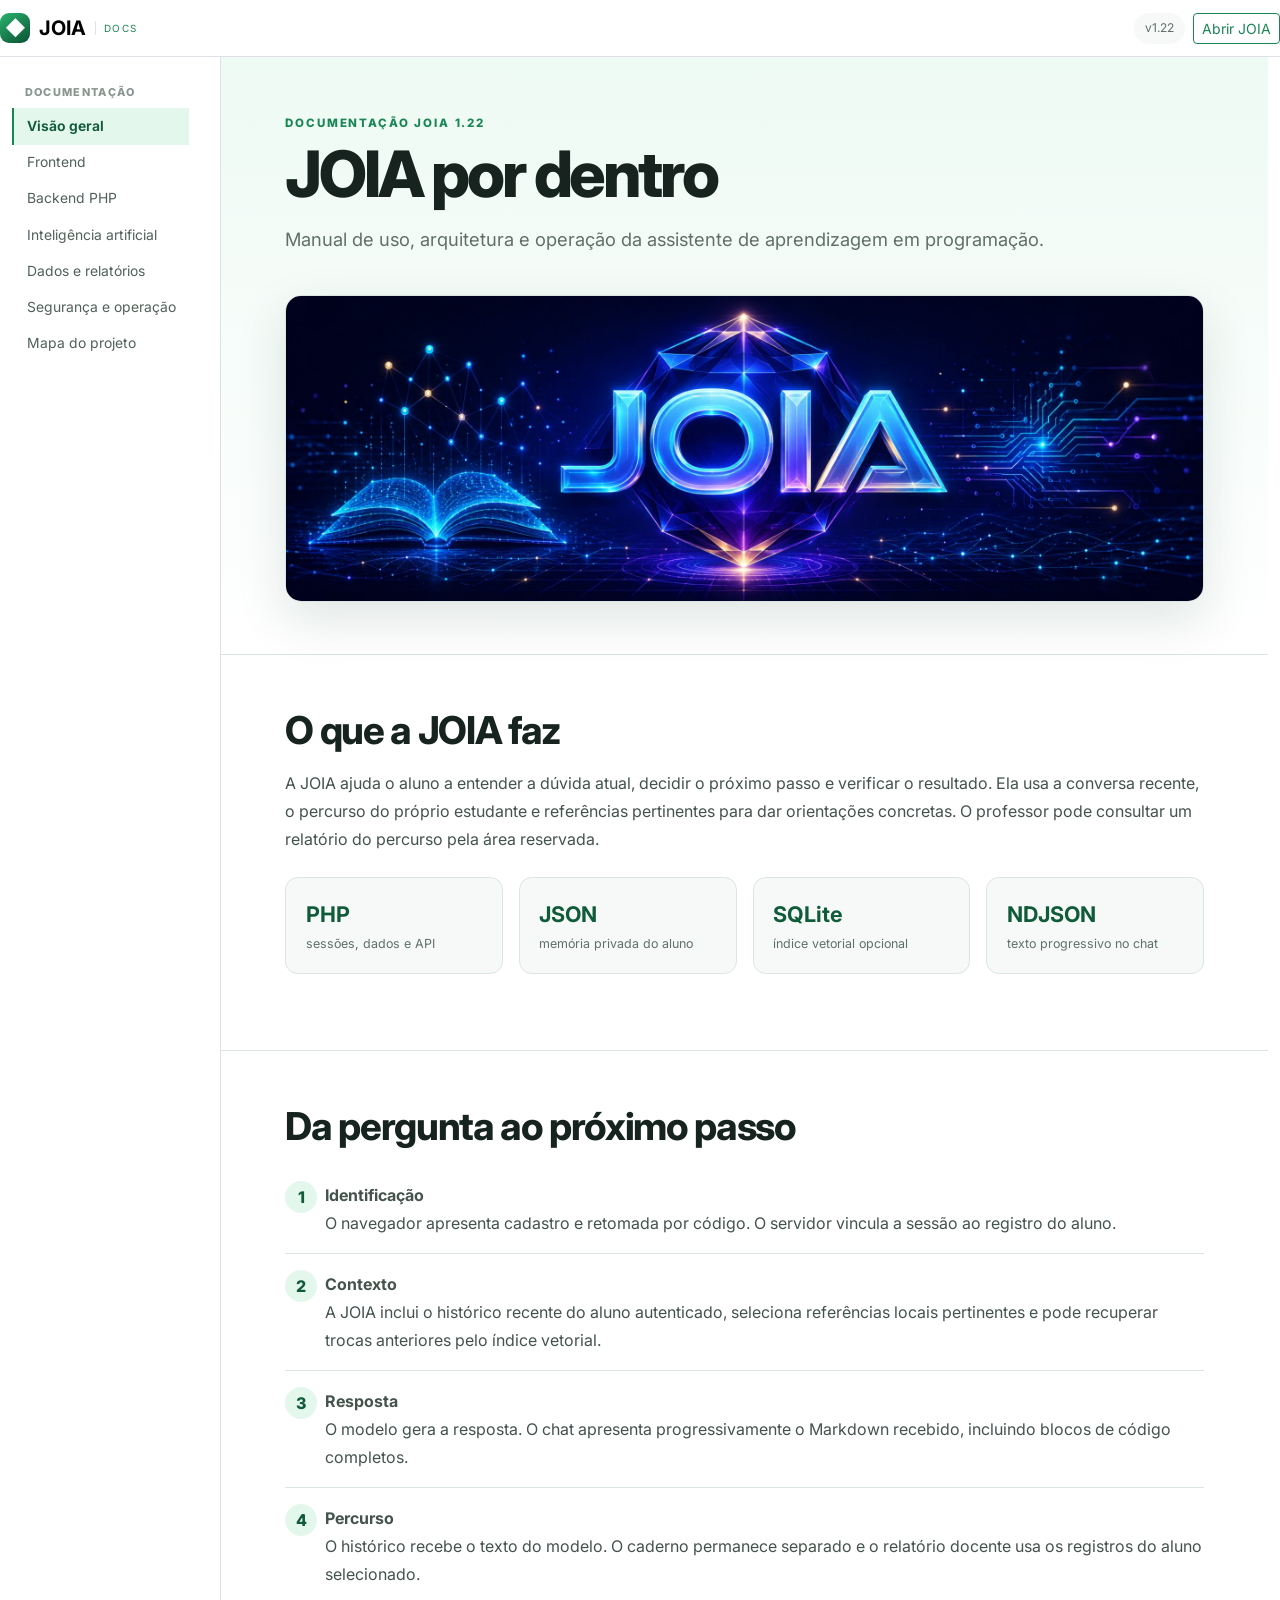
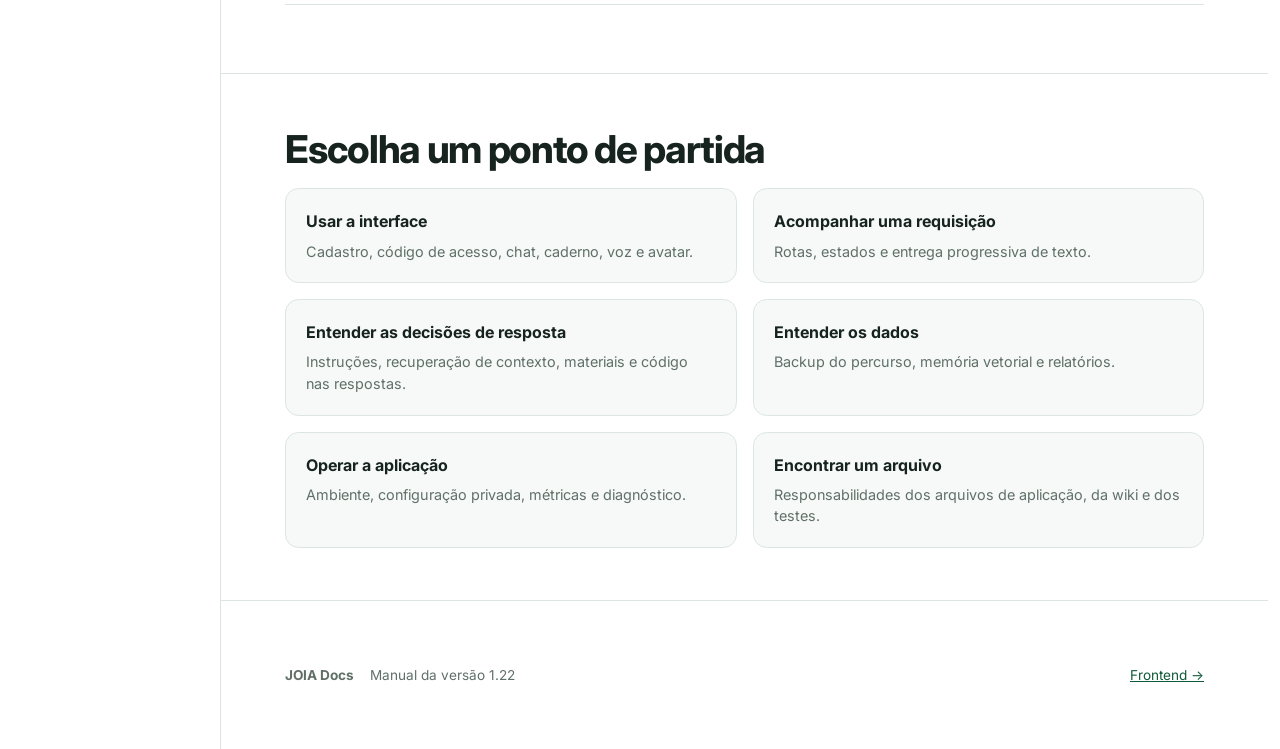
<file: documentacao/index.html>
<!doctype html>
<html lang="pt-BR">
<head>
  <meta charset="utf-8">
  <meta name="viewport" content="width=device-width,initial-scale=1">
  <meta name="description" content="Manual de uso, arquitetura e operação da assistente de aprendizagem em programação.">
  <title>Visão geral — JOIA Docs</title>
  <link rel="preconnect" href="https://fonts.googleapis.com">
  <link rel="preconnect" href="https://fonts.gstatic.com" crossorigin>
  <link href="https://fonts.googleapis.com/css2?family=Inter:wght@400;500;600;700;800&family=JetBrains+Mono:wght@400;600&display=swap" rel="stylesheet">
  <link rel="stylesheet" href="assets/bootstrap.min.css">
  <link rel="stylesheet" href="assets/wiki.css">
</head>
<body>
<a class="skip-link" href="#conteudo-principal">Pular para o conteúdo</a>
<header class="wiki-navbar sticky-top border-bottom">
  <nav class="navbar navbar-expand-lg container-xxl" aria-label="Cabeçalho da documentação">
    <a class="navbar-brand" href="index.html"><span class="brand-gem">◆</span><b>JOIA</b><small>DOCS</small></a>
    <button class="navbar-toggler" type="button" data-bs-toggle="offcanvas" data-bs-target="#menu" aria-controls="menu" aria-label="Abrir menu"><span class="navbar-toggler-icon"></span></button>
    <div class="ms-auto d-none d-lg-flex gap-2"><span class="version-pill">v1.22</span><a class="btn btn-sm btn-outline-success" href="../index.html">Abrir JOIA</a></div>
  </nav>
</header>
<div class="container-xxl">
  <div class="row g-0">
    <aside class="col-lg-3 col-xl-2 wiki-sidebar border-end">
      <div class="offcanvas-lg offcanvas-start" id="menu" tabindex="-1" aria-labelledby="menu-title">
        <div class="offcanvas-header"><h2 class="h5" id="menu-title">JOIA Docs</h2><button type="button" class="btn-close" data-bs-dismiss="offcanvas" data-bs-target="#menu" aria-label="Fechar"></button></div>
        <div class="offcanvas-body">
          <nav class="nav flex-column" aria-label="Seções do manual">
          <span class="nav-heading">DOCUMENTAÇÃO</span>
          <a class="nav-link active" href="index.html" aria-current="page">Visão geral</a>
          <a class="nav-link" href="frontend.html">Frontend</a>
          <a class="nav-link" href="backend.html">Backend PHP</a>
          <a class="nav-link" href="inteligencia-artificial.html">Inteligência artificial</a>
          <a class="nav-link" href="dados-relatorios.html">Dados e relatórios</a>
          <a class="nav-link" href="seguranca-operacao.html">Segurança e operação</a>
          <a class="nav-link" href="referencia.html">Mapa do projeto</a>
          </nav>
        </div>
      </div>
    </aside>
    <main class="col-lg-9 col-xl-10 wiki-main" id="conteudo-principal">
    <section class="page-hero">
      <span class="eyebrow">DOCUMENTAÇÃO JOIA 1.22</span>
      <h1>JOIA por dentro</h1>
      <p>Manual de uso, arquitetura e operação da assistente de aprendizagem em programação.</p>
      <img src="../assets/readme/joia-banner.svg" alt="Banner da JOIA, educação e inteligência artificial">
    </section>
<section>
<h2>O que a JOIA faz</h2>
<p>A JOIA ajuda o aluno a entender a dúvida atual, decidir o próximo passo e verificar o resultado. Ela usa a conversa recente, o percurso do próprio estudante e referências pertinentes para dar orientações concretas. O professor pode consultar um relatório do percurso pela área reservada.</p>
<div class="metrics"><div><b>PHP</b><span>sessões, dados e API</span></div><div><b>JSON</b><span>memória privada do aluno</span></div><div><b>SQLite</b><span>índice vetorial opcional</span></div><div><b>NDJSON</b><span>texto progressivo no chat</span></div></div>
</section>
<section>
<h2>Da pergunta ao próximo passo</h2>
<ol class="steps">
<li><b>Identificação</b><span>O navegador apresenta cadastro e retomada por código. O servidor vincula a sessão ao registro do aluno.</span></li>
<li><b>Contexto</b><span>A JOIA inclui o histórico recente do aluno autenticado, seleciona referências locais pertinentes e pode recuperar trocas anteriores pelo índice vetorial.</span></li>
<li><b>Resposta</b><span>O modelo gera a resposta. O chat apresenta progressivamente o Markdown recebido, incluindo blocos de código completos.</span></li>
<li><b>Percurso</b><span>O histórico recebe o texto do modelo. O caderno permanece separado e o relatório docente usa os registros do aluno selecionado.</span></li>
</ol>
</section>
<section>
<h2>Escolha um ponto de partida</h2>
<div class="card-grid">
<a class="topic-card" href="frontend.html"><b>Usar a interface</b><span>Cadastro, código de acesso, chat, caderno, voz e avatar.</span></a>
<a class="topic-card" href="backend.html"><b>Acompanhar uma requisição</b><span>Rotas, estados e entrega progressiva de texto.</span></a>
<a class="topic-card" href="inteligencia-artificial.html"><b>Entender as decisões de resposta</b><span>Instruções, recuperação de contexto, materiais e código nas respostas.</span></a>
<a class="topic-card" href="dados-relatorios.html"><b>Entender os dados</b><span>Backup do percurso, memória vetorial e relatórios.</span></a>
<a class="topic-card" href="seguranca-operacao.html"><b>Operar a aplicação</b><span>Ambiente, configuração privada, métricas e diagnóstico.</span></a>
<a class="topic-card" href="referencia.html"><b>Encontrar um arquivo</b><span>Responsabilidades dos arquivos de aplicação, da wiki e dos testes.</span></a>
</div>
</section>

    <footer><b>JOIA Docs</b><span>Manual da versão 1.22</span><a href="frontend.html">Frontend →</a></footer>
    </main>
  </div>
</div>
<div class="toast-container position-fixed bottom-0 end-0 p-3"><div id="copyToast" class="toast text-bg-dark" role="status"><div class="toast-body">Código copiado.</div></div></div>
<script src="assets/bootstrap.bundle.min.js"></script>
<script src="assets/wiki.js"></script>
</body>
</html>
</file>
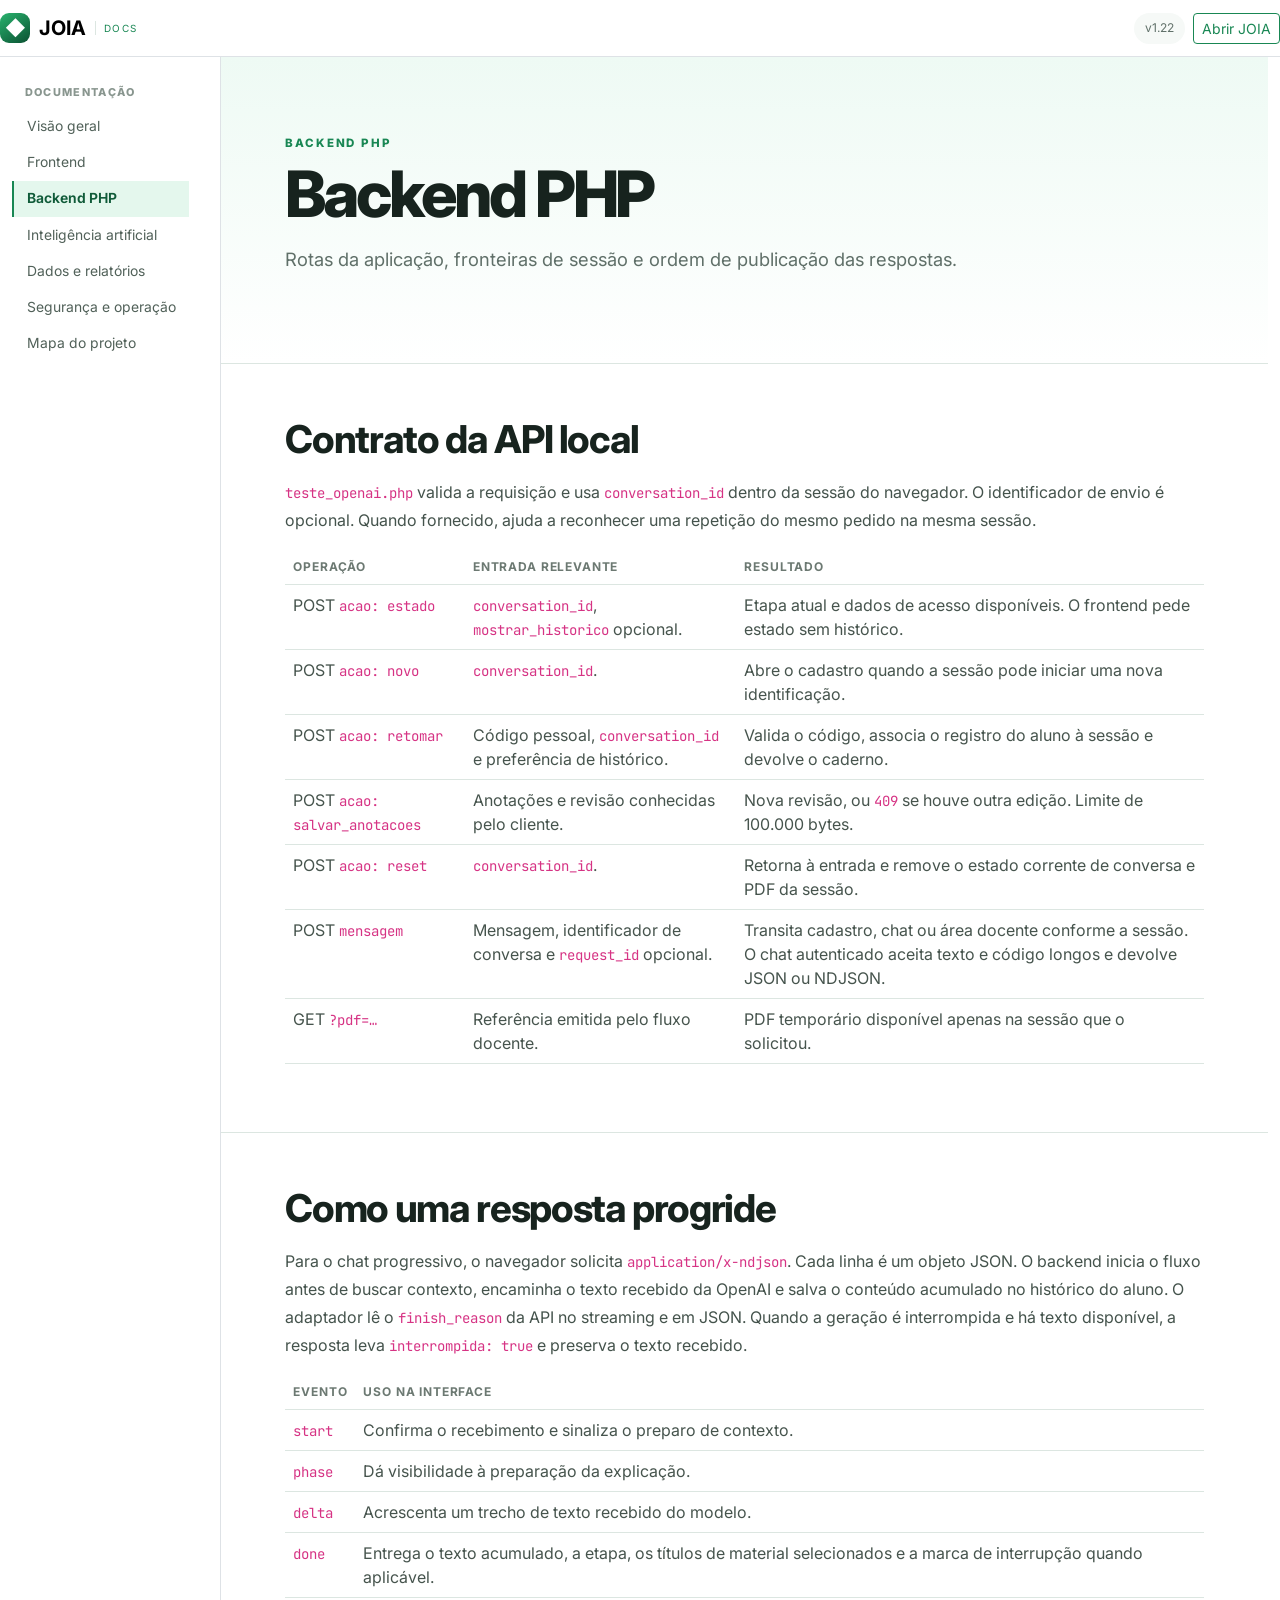
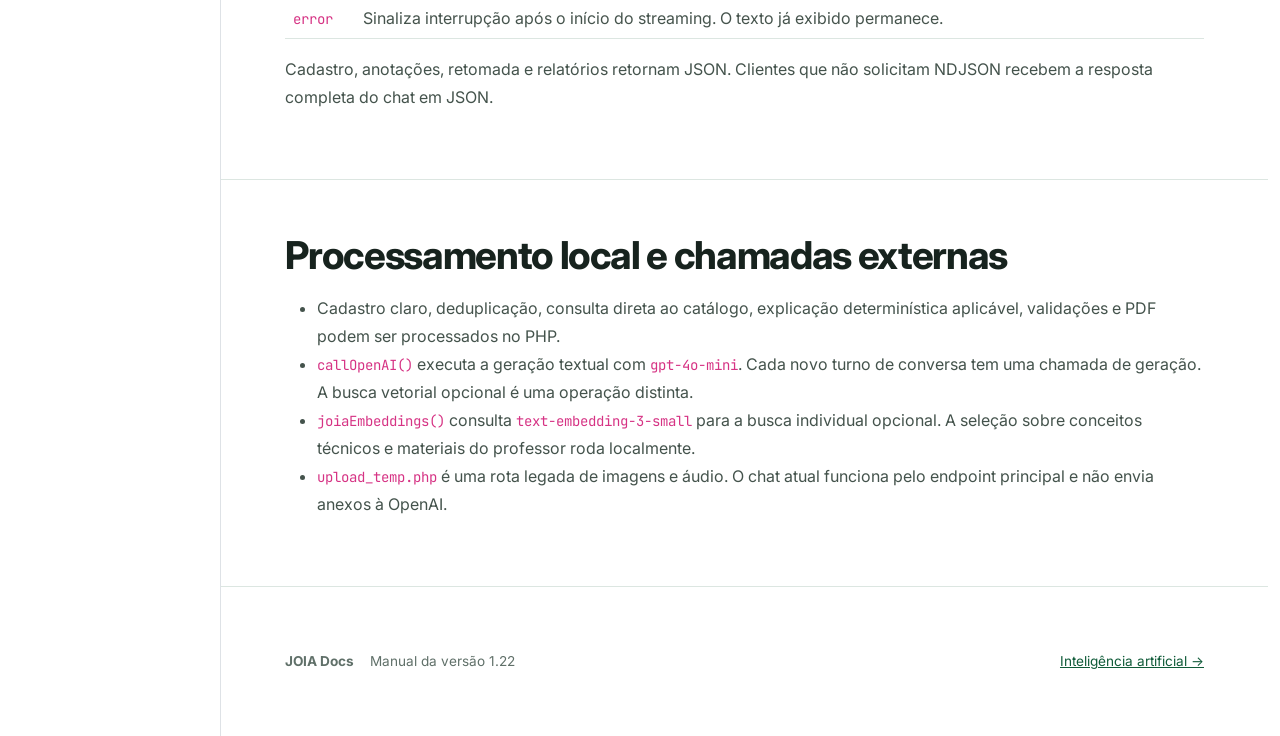
<file: documentacao/backend.html>
<!doctype html>
<html lang="pt-BR">
<head>
  <meta charset="utf-8">
  <meta name="viewport" content="width=device-width,initial-scale=1">
  <meta name="description" content="Rotas da aplicação, fronteiras de sessão e ordem de publicação das respostas.">
  <title>Backend PHP — JOIA Docs</title>
  <link rel="preconnect" href="https://fonts.googleapis.com">
  <link rel="preconnect" href="https://fonts.gstatic.com" crossorigin>
  <link href="https://fonts.googleapis.com/css2?family=Inter:wght@400;500;600;700;800&family=JetBrains+Mono:wght@400;600&display=swap" rel="stylesheet">
  <link rel="stylesheet" href="assets/bootstrap.min.css">
  <link rel="stylesheet" href="assets/wiki.css">
</head>
<body>
<a class="skip-link" href="#conteudo-principal">Pular para o conteúdo</a>
<header class="wiki-navbar sticky-top border-bottom">
  <nav class="navbar navbar-expand-lg container-xxl" aria-label="Cabeçalho da documentação">
    <a class="navbar-brand" href="index.html"><span class="brand-gem">◆</span><b>JOIA</b><small>DOCS</small></a>
    <button class="navbar-toggler" type="button" data-bs-toggle="offcanvas" data-bs-target="#menu" aria-controls="menu" aria-label="Abrir menu"><span class="navbar-toggler-icon"></span></button>
    <div class="ms-auto d-none d-lg-flex gap-2"><span class="version-pill">v1.22</span><a class="btn btn-sm btn-outline-success" href="../index.html">Abrir JOIA</a></div>
  </nav>
</header>
<div class="container-xxl">
  <div class="row g-0">
    <aside class="col-lg-3 col-xl-2 wiki-sidebar border-end">
      <div class="offcanvas-lg offcanvas-start" id="menu" tabindex="-1" aria-labelledby="menu-title">
        <div class="offcanvas-header"><h2 class="h5" id="menu-title">JOIA Docs</h2><button type="button" class="btn-close" data-bs-dismiss="offcanvas" data-bs-target="#menu" aria-label="Fechar"></button></div>
        <div class="offcanvas-body">
          <nav class="nav flex-column" aria-label="Seções do manual">
          <span class="nav-heading">DOCUMENTAÇÃO</span>
          <a class="nav-link" href="index.html">Visão geral</a>
          <a class="nav-link" href="frontend.html">Frontend</a>
          <a class="nav-link active" href="backend.html" aria-current="page">Backend PHP</a>
          <a class="nav-link" href="inteligencia-artificial.html">Inteligência artificial</a>
          <a class="nav-link" href="dados-relatorios.html">Dados e relatórios</a>
          <a class="nav-link" href="seguranca-operacao.html">Segurança e operação</a>
          <a class="nav-link" href="referencia.html">Mapa do projeto</a>
          </nav>
        </div>
      </div>
    </aside>
    <main class="col-lg-9 col-xl-10 wiki-main" id="conteudo-principal">
    <section class="page-hero compact">
      <span class="eyebrow">BACKEND PHP</span>
      <h1>Backend PHP</h1>
      <p>Rotas da aplicação, fronteiras de sessão e ordem de publicação das respostas.</p>
    </section>
<section id="rotas">
<h2>Contrato da API local</h2>
<p><code>teste_openai.php</code> valida a requisição e usa <code>conversation_id</code> dentro da sessão do navegador. O identificador de envio é opcional. Quando fornecido, ajuda a reconhecer uma repetição do mesmo pedido na mesma sessão.</p>
<div class="table-responsive"><table class="table"><thead><tr><th scope="col">Operação</th><th scope="col">Entrada relevante</th><th scope="col">Resultado</th></tr></thead><tbody>
<tr><td>POST <code>acao: estado</code></td><td><code>conversation_id</code>, <code>mostrar_historico</code> opcional.</td><td>Etapa atual e dados de acesso disponíveis. O frontend pede estado sem histórico.</td></tr>
<tr><td>POST <code>acao: novo</code></td><td><code>conversation_id</code>.</td><td>Abre o cadastro quando a sessão pode iniciar uma nova identificação.</td></tr>
<tr><td>POST <code>acao: retomar</code></td><td>Código pessoal, <code>conversation_id</code> e preferência de histórico.</td><td>Valida o código, associa o registro do aluno à sessão e devolve o caderno.</td></tr>
<tr><td>POST <code>acao: salvar_anotacoes</code></td><td>Anotações e revisão conhecidas pelo cliente.</td><td>Nova revisão, ou <code>409</code> se houve outra edição. Limite de 100.000 bytes.</td></tr>
<tr><td>POST <code>acao: reset</code></td><td><code>conversation_id</code>.</td><td>Retorna à entrada e remove o estado corrente de conversa e PDF da sessão.</td></tr>
<tr><td>POST <code>mensagem</code></td><td>Mensagem, identificador de conversa e <code>request_id</code> opcional.</td><td>Transita cadastro, chat ou área docente conforme a sessão. O chat autenticado aceita texto e código longos e devolve JSON ou NDJSON.</td></tr>
<tr><td>GET <code>?pdf=…</code></td><td>Referência emitida pelo fluxo docente.</td><td>PDF temporário disponível apenas na sessão que o solicitou.</td></tr>
</tbody></table></div>
</section>
<section id="streaming">
<h2>Como uma resposta progride</h2>
<p>Para o chat progressivo, o navegador solicita <code>application/x-ndjson</code>. Cada linha é um objeto JSON. O backend inicia o fluxo antes de buscar contexto, encaminha o texto recebido da OpenAI e salva o conteúdo acumulado no histórico do aluno. O adaptador lê o <code>finish_reason</code> da API no streaming e em JSON. Quando a geração é interrompida e há texto disponível, a resposta leva <code>interrompida: true</code> e preserva o texto recebido.</p>
<div class="table-responsive"><table class="table"><thead><tr><th scope="col">Evento</th><th scope="col">Uso na interface</th></tr></thead><tbody>
<tr><td><code>start</code></td><td>Confirma o recebimento e sinaliza o preparo de contexto.</td></tr>
<tr><td><code>phase</code></td><td>Dá visibilidade à preparação da explicação.</td></tr>
<tr><td><code>delta</code></td><td>Acrescenta um trecho de texto recebido do modelo.</td></tr>
<tr><td><code>done</code></td><td>Entrega o texto acumulado, a etapa, os títulos de material selecionados e a marca de interrupção quando aplicável.</td></tr>
<tr><td><code>error</code></td><td>Sinaliza interrupção após o início do streaming. O texto já exibido permanece.</td></tr>
</tbody></table></div><p>Cadastro, anotações, retomada e relatórios retornam JSON. Clientes que não solicitam NDJSON recebem a resposta completa do chat em JSON.</p>
</section>
<section id="processamento">
<h2>Processamento local e chamadas externas</h2>
<ul><li>Cadastro claro, deduplicação, consulta direta ao catálogo, explicação determinística aplicável, validações e PDF podem ser processados no PHP.</li>
<li><code>callOpenAI()</code> executa a geração textual com <code>gpt-4o-mini</code>. Cada novo turno de conversa tem uma chamada de geração. A busca vetorial opcional é uma operação distinta.</li>
<li><code>joiaEmbeddings()</code> consulta <code>text-embedding-3-small</code> para a busca individual opcional. A seleção sobre conceitos técnicos e materiais do professor roda localmente.</li>
<li><code>upload_temp.php</code> é uma rota legada de imagens e áudio. O chat atual funciona pelo endpoint principal e não envia anexos à OpenAI.</li></ul>
</section>

    <footer><b>JOIA Docs</b><span>Manual da versão 1.22</span><a href="inteligencia-artificial.html">Inteligência artificial →</a></footer>
    </main>
  </div>
</div>
<div class="toast-container position-fixed bottom-0 end-0 p-3"><div id="copyToast" class="toast text-bg-dark" role="status"><div class="toast-body">Código copiado.</div></div></div>
<script src="assets/bootstrap.bundle.min.js"></script>
<script src="assets/wiki.js"></script>
</body>
</html>
</file>
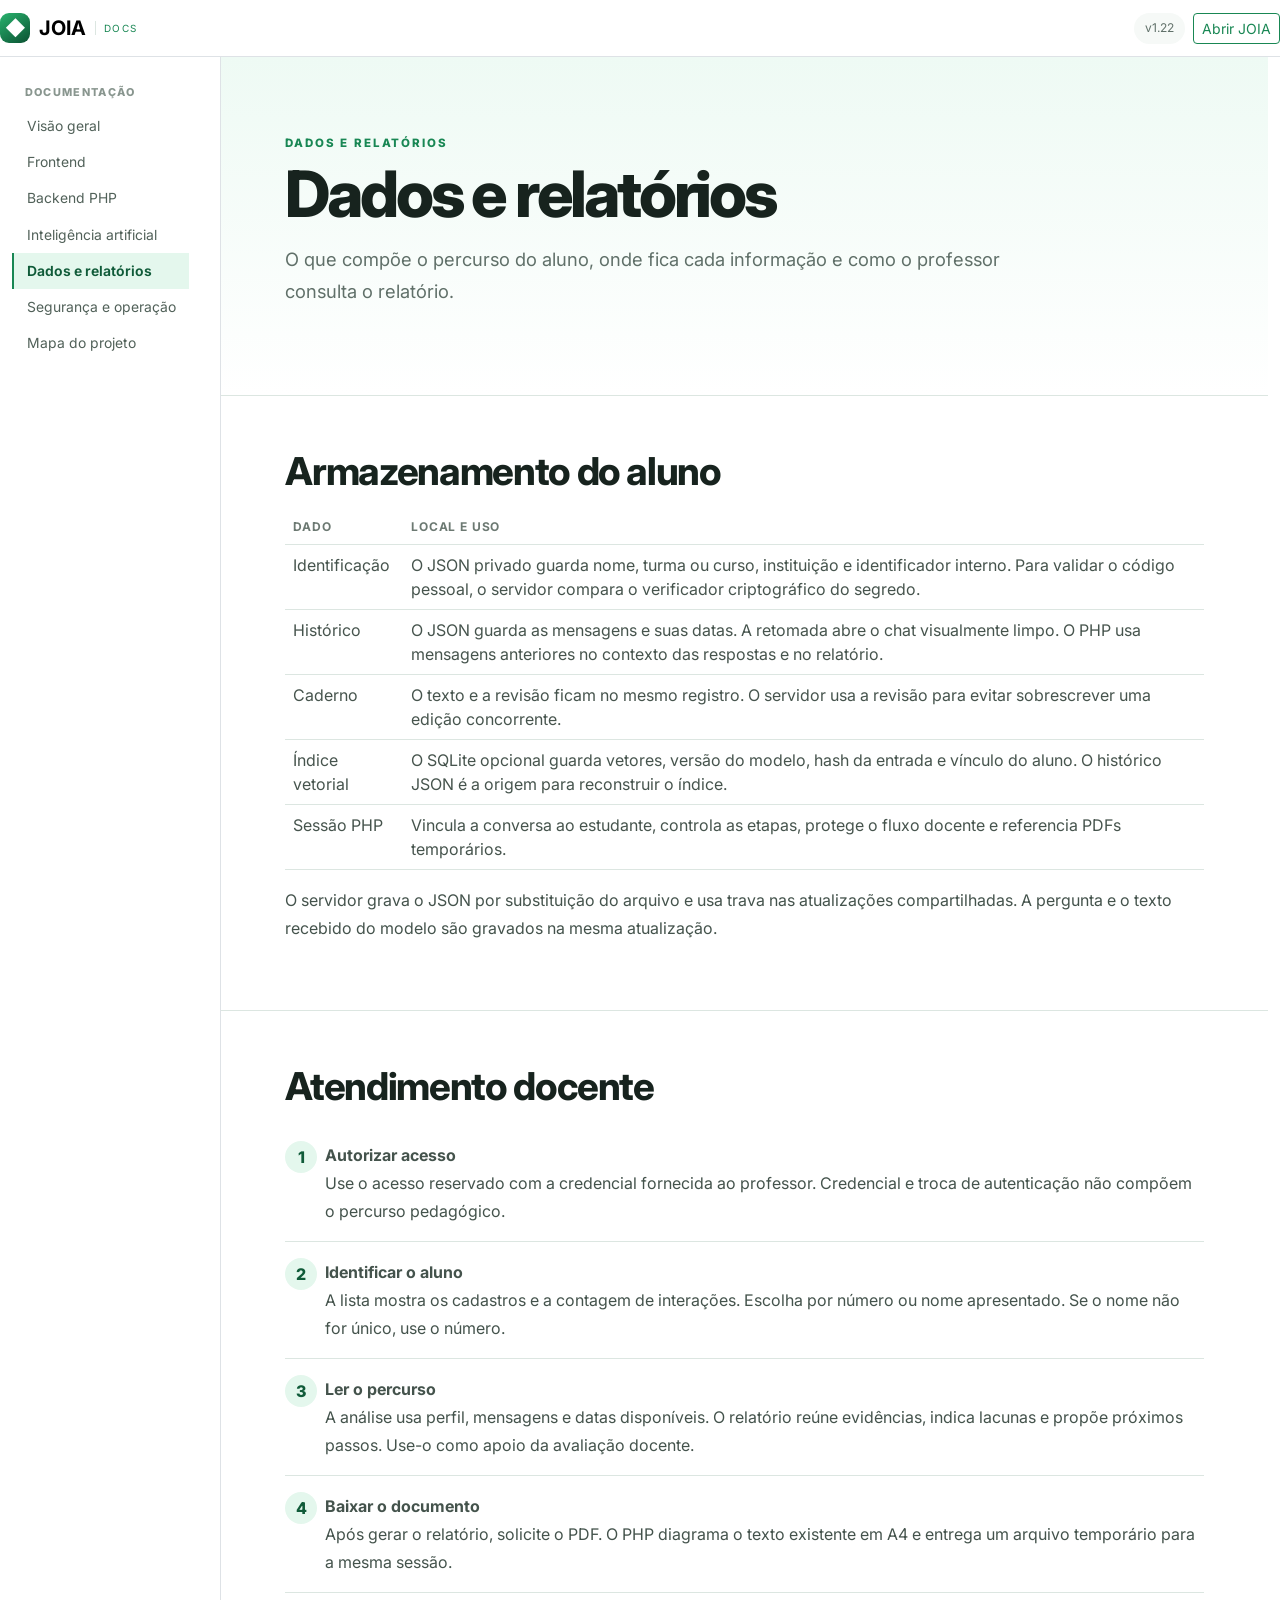
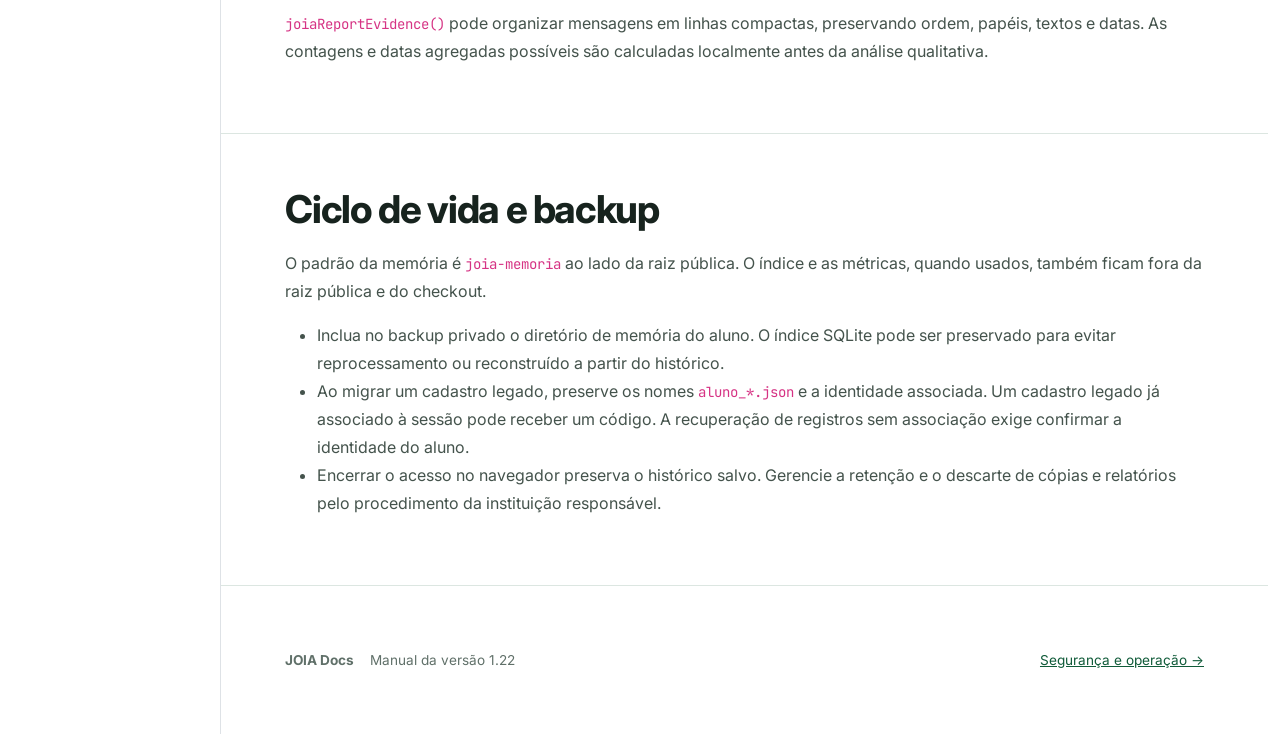
<file: documentacao/dados-relatorios.html>
<!doctype html>
<html lang="pt-BR">
<head>
  <meta charset="utf-8">
  <meta name="viewport" content="width=device-width,initial-scale=1">
  <meta name="description" content="O que compõe o percurso do aluno, onde fica cada informação e como o professor consulta o relatório.">
  <title>Dados e relatórios — JOIA Docs</title>
  <link rel="preconnect" href="https://fonts.googleapis.com">
  <link rel="preconnect" href="https://fonts.gstatic.com" crossorigin>
  <link href="https://fonts.googleapis.com/css2?family=Inter:wght@400;500;600;700;800&family=JetBrains+Mono:wght@400;600&display=swap" rel="stylesheet">
  <link rel="stylesheet" href="assets/bootstrap.min.css">
  <link rel="stylesheet" href="assets/wiki.css">
</head>
<body>
<a class="skip-link" href="#conteudo-principal">Pular para o conteúdo</a>
<header class="wiki-navbar sticky-top border-bottom">
  <nav class="navbar navbar-expand-lg container-xxl" aria-label="Cabeçalho da documentação">
    <a class="navbar-brand" href="index.html"><span class="brand-gem">◆</span><b>JOIA</b><small>DOCS</small></a>
    <button class="navbar-toggler" type="button" data-bs-toggle="offcanvas" data-bs-target="#menu" aria-controls="menu" aria-label="Abrir menu"><span class="navbar-toggler-icon"></span></button>
    <div class="ms-auto d-none d-lg-flex gap-2"><span class="version-pill">v1.22</span><a class="btn btn-sm btn-outline-success" href="../index.html">Abrir JOIA</a></div>
  </nav>
</header>
<div class="container-xxl">
  <div class="row g-0">
    <aside class="col-lg-3 col-xl-2 wiki-sidebar border-end">
      <div class="offcanvas-lg offcanvas-start" id="menu" tabindex="-1" aria-labelledby="menu-title">
        <div class="offcanvas-header"><h2 class="h5" id="menu-title">JOIA Docs</h2><button type="button" class="btn-close" data-bs-dismiss="offcanvas" data-bs-target="#menu" aria-label="Fechar"></button></div>
        <div class="offcanvas-body">
          <nav class="nav flex-column" aria-label="Seções do manual">
          <span class="nav-heading">DOCUMENTAÇÃO</span>
          <a class="nav-link" href="index.html">Visão geral</a>
          <a class="nav-link" href="frontend.html">Frontend</a>
          <a class="nav-link" href="backend.html">Backend PHP</a>
          <a class="nav-link" href="inteligencia-artificial.html">Inteligência artificial</a>
          <a class="nav-link active" href="dados-relatorios.html" aria-current="page">Dados e relatórios</a>
          <a class="nav-link" href="seguranca-operacao.html">Segurança e operação</a>
          <a class="nav-link" href="referencia.html">Mapa do projeto</a>
          </nav>
        </div>
      </div>
    </aside>
    <main class="col-lg-9 col-xl-10 wiki-main" id="conteudo-principal">
    <section class="page-hero compact">
      <span class="eyebrow">DADOS E RELATÓRIOS</span>
      <h1>Dados e relatórios</h1>
      <p>O que compõe o percurso do aluno, onde fica cada informação e como o professor consulta o relatório.</p>
    </section>
<section id="memoria">
<h2>Armazenamento do aluno</h2>
<div class="table-responsive"><table class="table"><thead><tr><th scope="col">Dado</th><th scope="col">Local e uso</th></tr></thead><tbody>
<tr><td>Identificação</td><td>O JSON privado guarda nome, turma ou curso, instituição e identificador interno. Para validar o código pessoal, o servidor compara o verificador criptográfico do segredo.</td></tr>
<tr><td>Histórico</td><td>O JSON guarda as mensagens e suas datas. A retomada abre o chat visualmente limpo. O PHP usa mensagens anteriores no contexto das respostas e no relatório.</td></tr>
<tr><td>Caderno</td><td>O texto e a revisão ficam no mesmo registro. O servidor usa a revisão para evitar sobrescrever uma edição concorrente.</td></tr>
<tr><td>Índice vetorial</td><td>O SQLite opcional guarda vetores, versão do modelo, hash da entrada e vínculo do aluno. O histórico JSON é a origem para reconstruir o índice.</td></tr>
<tr><td>Sessão PHP</td><td>Vincula a conversa ao estudante, controla as etapas, protege o fluxo docente e referencia PDFs temporários.</td></tr>
</tbody></table></div><p>O servidor grava o JSON por substituição do arquivo e usa trava nas atualizações compartilhadas. A pergunta e o texto recebido do modelo são gravados na mesma atualização.</p>
</section>
<section id="docente">
<h2>Atendimento docente</h2>
<ol class="steps">
<li><b>Autorizar acesso</b><span>Use o acesso reservado com a credencial fornecida ao professor. Credencial e troca de autenticação não compõem o percurso pedagógico.</span></li>
<li><b>Identificar o aluno</b><span>A lista mostra os cadastros e a contagem de interações. Escolha por número ou nome apresentado. Se o nome não for único, use o número.</span></li>
<li><b>Ler o percurso</b><span>A análise usa perfil, mensagens e datas disponíveis. O relatório reúne evidências, indica lacunas e propõe próximos passos. Use-o como apoio da avaliação docente.</span></li>
<li><b>Baixar o documento</b><span>Após gerar o relatório, solicite o PDF. O PHP diagrama o texto existente em A4 e entrega um arquivo temporário para a mesma sessão.</span></li>
</ol><p><code>joiaReportEvidence()</code> pode organizar mensagens em linhas compactas, preservando ordem, papéis, textos e datas. As contagens e datas agregadas possíveis são calculadas localmente antes da análise qualitativa.</p>
</section>
<section id="backup">
<h2>Ciclo de vida e backup</h2>
<p>O padrão da memória é <code>joia-memoria</code> ao lado da raiz pública. O índice e as métricas, quando usados, também ficam fora da raiz pública e do checkout.</p>
<ul><li>Inclua no backup privado o diretório de memória do aluno. O índice SQLite pode ser preservado para evitar reprocessamento ou reconstruído a partir do histórico.</li>
<li>Ao migrar um cadastro legado, preserve os nomes <code>aluno_*.json</code> e a identidade associada. Um cadastro legado já associado à sessão pode receber um código. A recuperação de registros sem associação exige confirmar a identidade do aluno.</li>
<li>Encerrar o acesso no navegador preserva o histórico salvo. Gerencie a retenção e o descarte de cópias e relatórios pelo procedimento da instituição responsável.</li></ul>
</section>

    <footer><b>JOIA Docs</b><span>Manual da versão 1.22</span><a href="seguranca-operacao.html">Segurança e operação →</a></footer>
    </main>
  </div>
</div>
<div class="toast-container position-fixed bottom-0 end-0 p-3"><div id="copyToast" class="toast text-bg-dark" role="status"><div class="toast-body">Código copiado.</div></div></div>
<script src="assets/bootstrap.bundle.min.js"></script>
<script src="assets/wiki.js"></script>
</body>
</html>
</file>
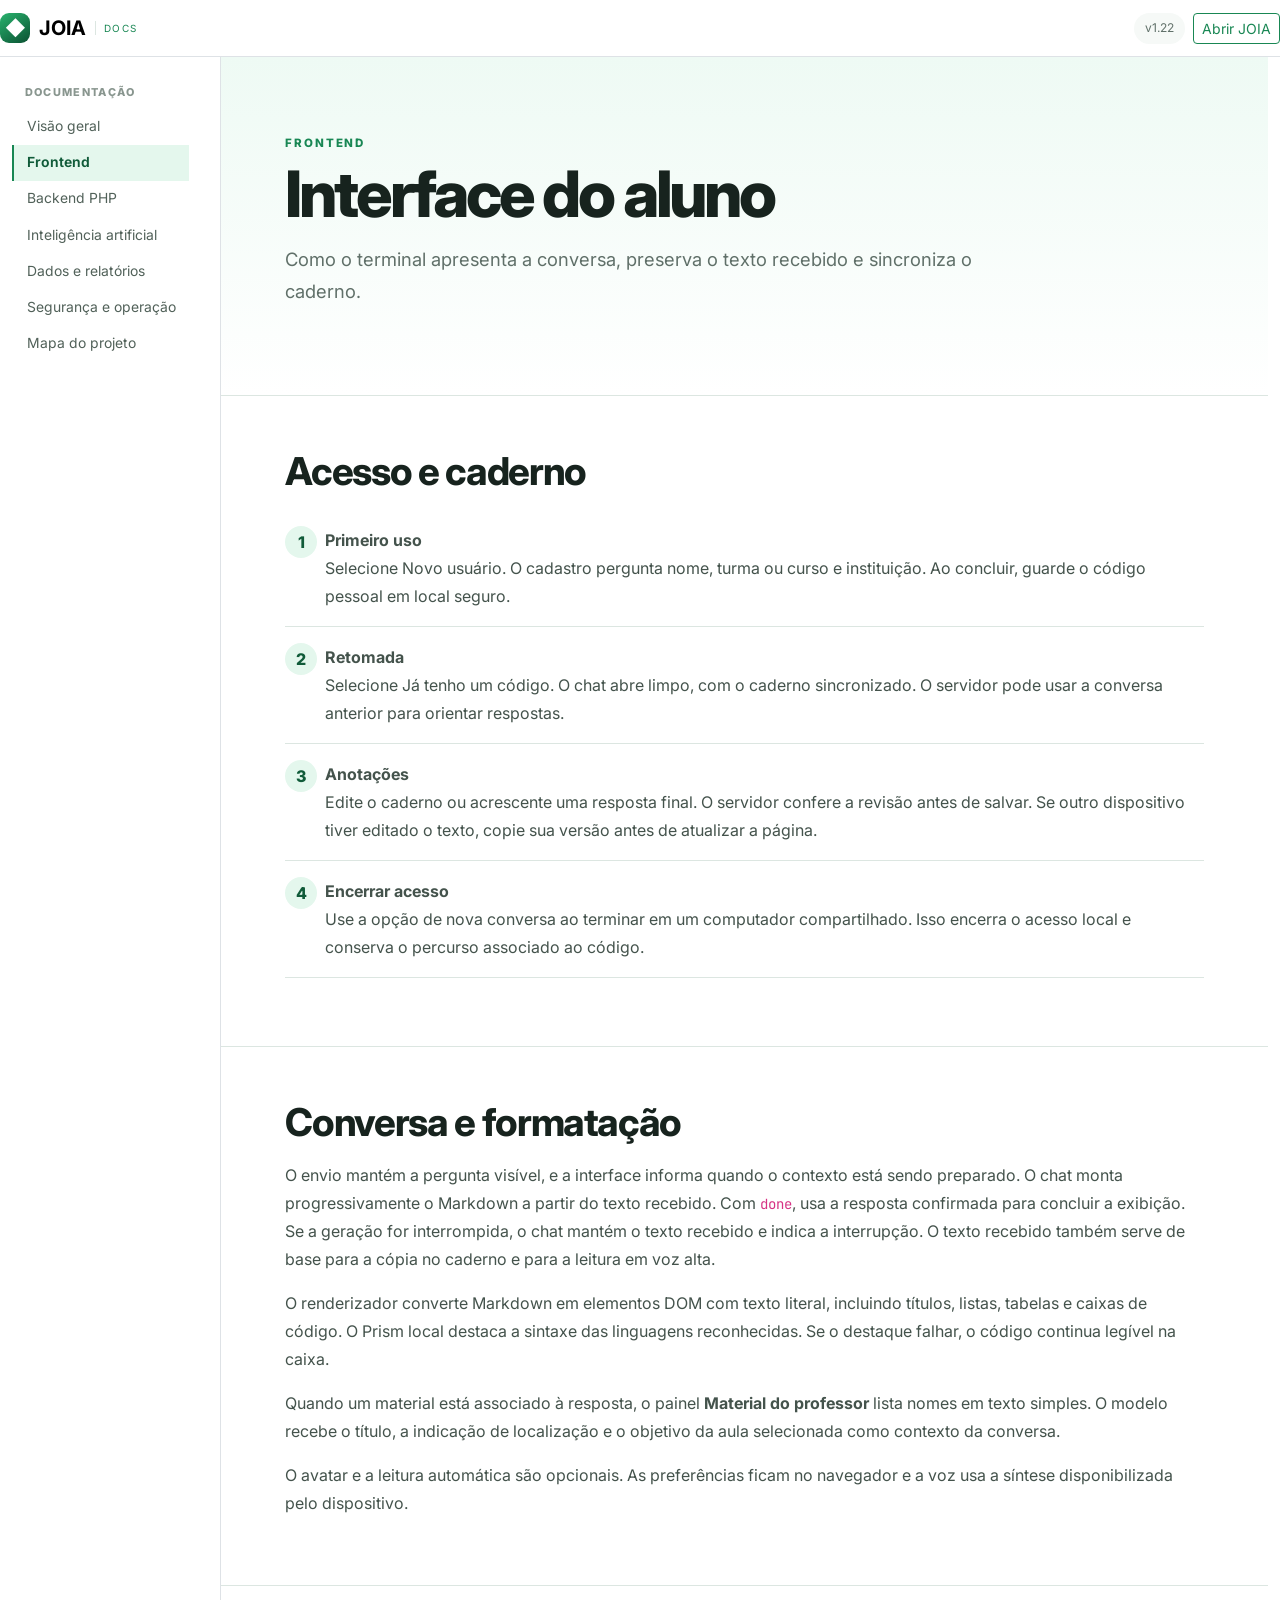
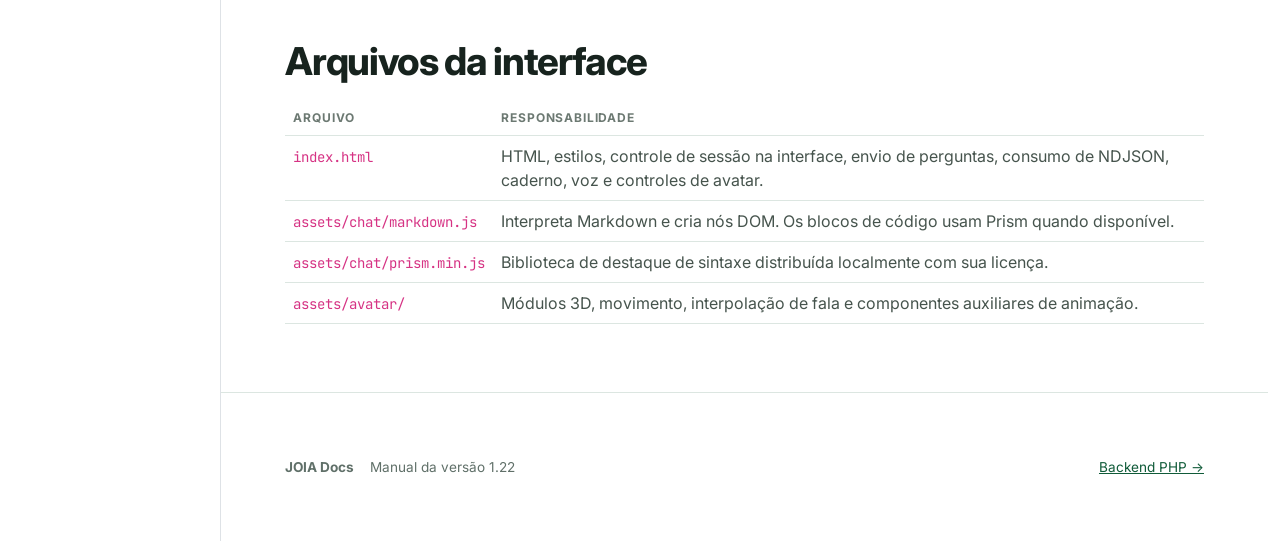
<file: documentacao/frontend.html>
<!doctype html>
<html lang="pt-BR">
<head>
  <meta charset="utf-8">
  <meta name="viewport" content="width=device-width,initial-scale=1">
  <meta name="description" content="Como o terminal apresenta a conversa, preserva o texto recebido e sincroniza o caderno.">
  <title>Frontend — JOIA Docs</title>
  <link rel="preconnect" href="https://fonts.googleapis.com">
  <link rel="preconnect" href="https://fonts.gstatic.com" crossorigin>
  <link href="https://fonts.googleapis.com/css2?family=Inter:wght@400;500;600;700;800&family=JetBrains+Mono:wght@400;600&display=swap" rel="stylesheet">
  <link rel="stylesheet" href="assets/bootstrap.min.css">
  <link rel="stylesheet" href="assets/wiki.css">
</head>
<body>
<a class="skip-link" href="#conteudo-principal">Pular para o conteúdo</a>
<header class="wiki-navbar sticky-top border-bottom">
  <nav class="navbar navbar-expand-lg container-xxl" aria-label="Cabeçalho da documentação">
    <a class="navbar-brand" href="index.html"><span class="brand-gem">◆</span><b>JOIA</b><small>DOCS</small></a>
    <button class="navbar-toggler" type="button" data-bs-toggle="offcanvas" data-bs-target="#menu" aria-controls="menu" aria-label="Abrir menu"><span class="navbar-toggler-icon"></span></button>
    <div class="ms-auto d-none d-lg-flex gap-2"><span class="version-pill">v1.22</span><a class="btn btn-sm btn-outline-success" href="../index.html">Abrir JOIA</a></div>
  </nav>
</header>
<div class="container-xxl">
  <div class="row g-0">
    <aside class="col-lg-3 col-xl-2 wiki-sidebar border-end">
      <div class="offcanvas-lg offcanvas-start" id="menu" tabindex="-1" aria-labelledby="menu-title">
        <div class="offcanvas-header"><h2 class="h5" id="menu-title">JOIA Docs</h2><button type="button" class="btn-close" data-bs-dismiss="offcanvas" data-bs-target="#menu" aria-label="Fechar"></button></div>
        <div class="offcanvas-body">
          <nav class="nav flex-column" aria-label="Seções do manual">
          <span class="nav-heading">DOCUMENTAÇÃO</span>
          <a class="nav-link" href="index.html">Visão geral</a>
          <a class="nav-link active" href="frontend.html" aria-current="page">Frontend</a>
          <a class="nav-link" href="backend.html">Backend PHP</a>
          <a class="nav-link" href="inteligencia-artificial.html">Inteligência artificial</a>
          <a class="nav-link" href="dados-relatorios.html">Dados e relatórios</a>
          <a class="nav-link" href="seguranca-operacao.html">Segurança e operação</a>
          <a class="nav-link" href="referencia.html">Mapa do projeto</a>
          </nav>
        </div>
      </div>
    </aside>
    <main class="col-lg-9 col-xl-10 wiki-main" id="conteudo-principal">
    <section class="page-hero compact">
      <span class="eyebrow">FRONTEND</span>
      <h1>Interface do aluno</h1>
      <p>Como o terminal apresenta a conversa, preserva o texto recebido e sincroniza o caderno.</p>
    </section>
<section id="acesso">
<h2>Acesso e caderno</h2>
<ol class="steps">
<li><b>Primeiro uso</b><span>Selecione Novo usuário. O cadastro pergunta nome, turma ou curso e instituição. Ao concluir, guarde o código pessoal em local seguro.</span></li>
<li><b>Retomada</b><span>Selecione Já tenho um código. O chat abre limpo, com o caderno sincronizado. O servidor pode usar a conversa anterior para orientar respostas.</span></li>
<li><b>Anotações</b><span>Edite o caderno ou acrescente uma resposta final. O servidor confere a revisão antes de salvar. Se outro dispositivo tiver editado o texto, copie sua versão antes de atualizar a página.</span></li>
<li><b>Encerrar acesso</b><span>Use a opção de nova conversa ao terminar em um computador compartilhado. Isso encerra o acesso local e conserva o percurso associado ao código.</span></li>
</ol>
</section>
<section id="conversa">
<h2>Conversa e formatação</h2>
<p>O envio mantém a pergunta visível, e a interface informa quando o contexto está sendo preparado. O chat monta progressivamente o Markdown a partir do texto recebido. Com <code>done</code>, usa a resposta confirmada para concluir a exibição. Se a geração for interrompida, o chat mantém o texto recebido e indica a interrupção. O texto recebido também serve de base para a cópia no caderno e para a leitura em voz alta.</p>
<p>O renderizador converte Markdown em elementos DOM com texto literal, incluindo títulos, listas, tabelas e caixas de código. O Prism local destaca a sintaxe das linguagens reconhecidas. Se o destaque falhar, o código continua legível na caixa.</p>
<p>Quando um material está associado à resposta, o painel <b>Material do professor</b> lista nomes em texto simples. O modelo recebe o título, a indicação de localização e o objetivo da aula selecionada como contexto da conversa.</p>
<p>O avatar e a leitura automática são opcionais. As preferências ficam no navegador e a voz usa a síntese disponibilizada pelo dispositivo.</p>
</section>
<section id="arquivos">
<h2>Arquivos da interface</h2>
<div class="table-responsive"><table class="table"><thead><tr><th scope="col">Arquivo</th><th scope="col">Responsabilidade</th></tr></thead><tbody>
<tr><td><code>index.html</code></td><td>HTML, estilos, controle de sessão na interface, envio de perguntas, consumo de NDJSON, caderno, voz e controles de avatar.</td></tr>
<tr><td><code>assets/chat/markdown.js</code></td><td>Interpreta Markdown e cria nós DOM. Os blocos de código usam Prism quando disponível.</td></tr>
<tr><td><code>assets/chat/prism.min.js</code></td><td>Biblioteca de destaque de sintaxe distribuída localmente com sua licença.</td></tr>
<tr><td><code>assets/avatar/</code></td><td>Módulos 3D, movimento, interpolação de fala e componentes auxiliares de animação.</td></tr>
</tbody></table></div>
</section>

    <footer><b>JOIA Docs</b><span>Manual da versão 1.22</span><a href="backend.html">Backend PHP →</a></footer>
    </main>
  </div>
</div>
<div class="toast-container position-fixed bottom-0 end-0 p-3"><div id="copyToast" class="toast text-bg-dark" role="status"><div class="toast-body">Código copiado.</div></div></div>
<script src="assets/bootstrap.bundle.min.js"></script>
<script src="assets/wiki.js"></script>
</body>
</html>
</file>
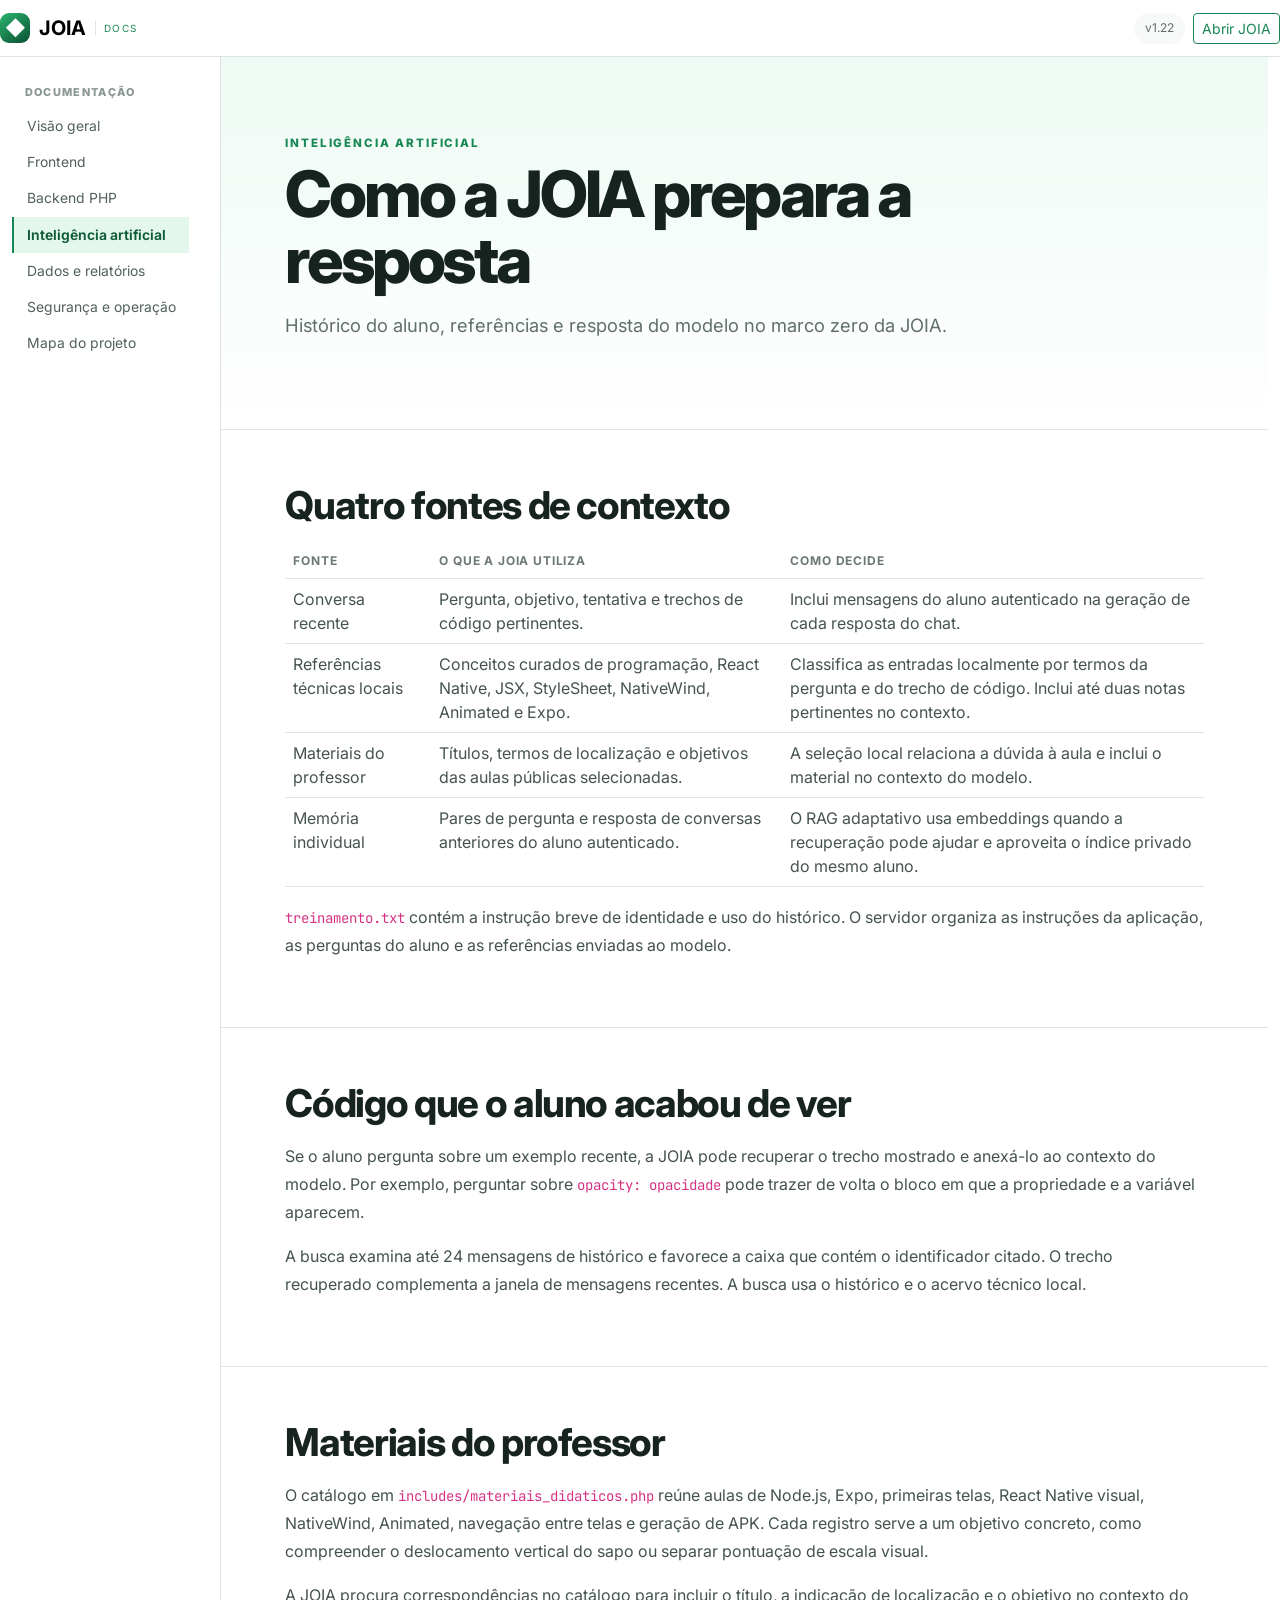
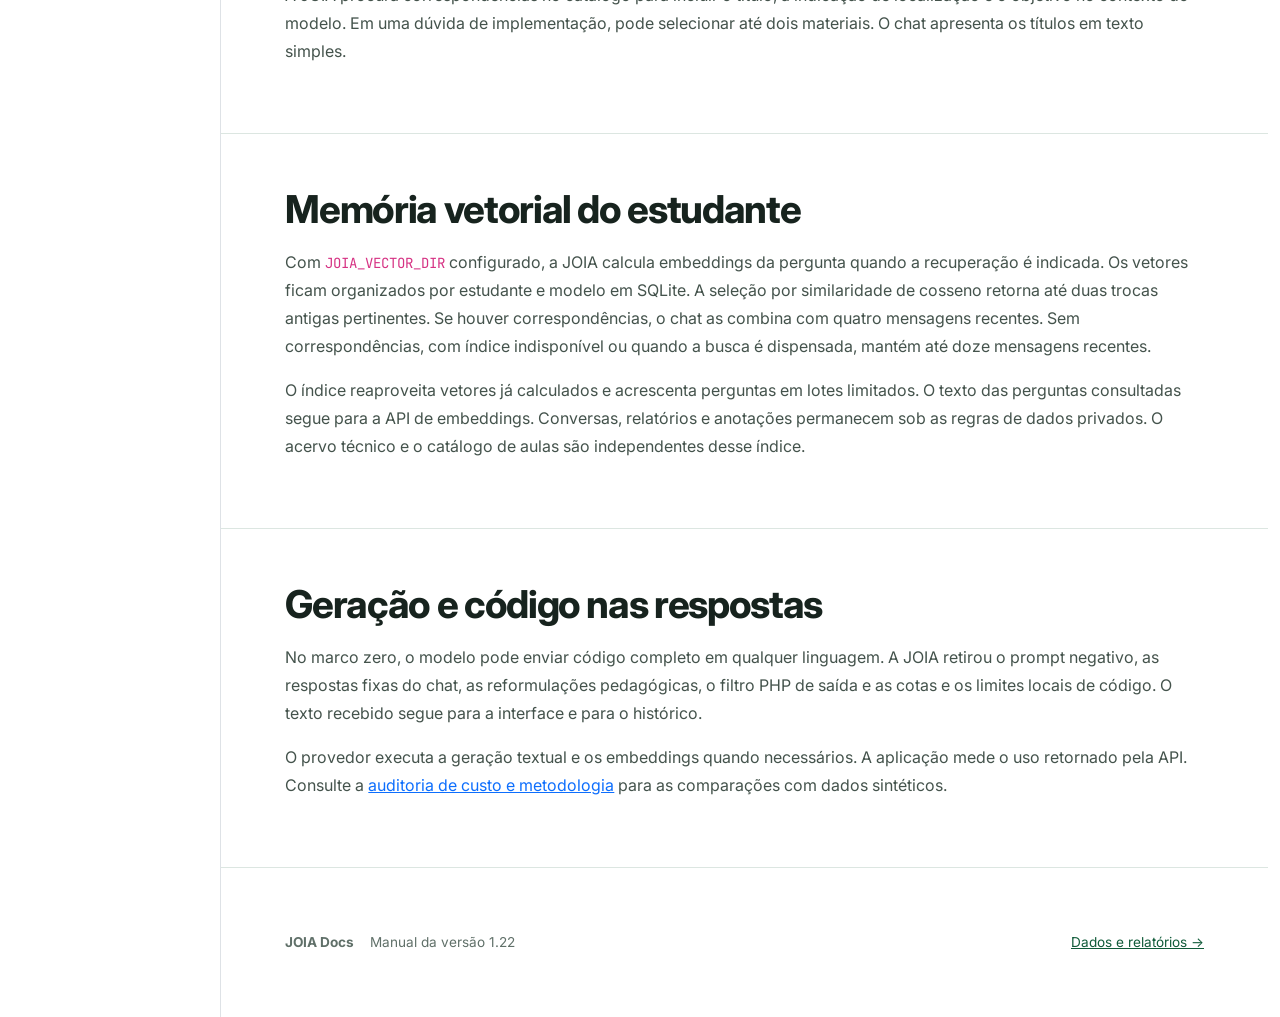
<file: documentacao/inteligencia-artificial.html>
<!doctype html>
<html lang="pt-BR">
<head>
  <meta charset="utf-8">
  <meta name="viewport" content="width=device-width,initial-scale=1">
  <meta name="description" content="Instruções, recuperação de contexto e entrega da resposta no marco zero da JOIA.">
  <title>Inteligência artificial — JOIA Docs</title>
  <link rel="preconnect" href="https://fonts.googleapis.com">
  <link rel="preconnect" href="https://fonts.gstatic.com" crossorigin>
  <link href="https://fonts.googleapis.com/css2?family=Inter:wght@400;500;600;700;800&family=JetBrains+Mono:wght@400;600&display=swap" rel="stylesheet">
  <link rel="stylesheet" href="assets/bootstrap.min.css">
  <link rel="stylesheet" href="assets/wiki.css">
</head>
<body>
<a class="skip-link" href="#conteudo-principal">Pular para o conteúdo</a>
<header class="wiki-navbar sticky-top border-bottom">
  <nav class="navbar navbar-expand-lg container-xxl" aria-label="Cabeçalho da documentação">
    <a class="navbar-brand" href="index.html"><span class="brand-gem">◆</span><b>JOIA</b><small>DOCS</small></a>
    <button class="navbar-toggler" type="button" data-bs-toggle="offcanvas" data-bs-target="#menu" aria-controls="menu" aria-label="Abrir menu"><span class="navbar-toggler-icon"></span></button>
    <div class="ms-auto d-none d-lg-flex gap-2"><span class="version-pill">v1.22</span><a class="btn btn-sm btn-outline-success" href="../index.html">Abrir JOIA</a></div>
  </nav>
</header>
<div class="container-xxl">
  <div class="row g-0">
    <aside class="col-lg-3 col-xl-2 wiki-sidebar border-end">
      <div class="offcanvas-lg offcanvas-start" id="menu" tabindex="-1" aria-labelledby="menu-title">
        <div class="offcanvas-header"><h2 class="h5" id="menu-title">JOIA Docs</h2><button type="button" class="btn-close" data-bs-dismiss="offcanvas" data-bs-target="#menu" aria-label="Fechar"></button></div>
        <div class="offcanvas-body">
          <nav class="nav flex-column" aria-label="Seções do manual">
          <span class="nav-heading">DOCUMENTAÇÃO</span>
          <a class="nav-link" href="index.html">Visão geral</a>
          <a class="nav-link" href="frontend.html">Frontend</a>
          <a class="nav-link" href="backend.html">Backend PHP</a>
          <a class="nav-link active" href="inteligencia-artificial.html" aria-current="page">Inteligência artificial</a>
          <a class="nav-link" href="dados-relatorios.html">Dados e relatórios</a>
          <a class="nav-link" href="seguranca-operacao.html">Segurança e operação</a>
          <a class="nav-link" href="referencia.html">Mapa do projeto</a>
          </nav>
        </div>
      </div>
    </aside>
    <main class="col-lg-9 col-xl-10 wiki-main" id="conteudo-principal">
    <section class="page-hero compact">
      <span class="eyebrow">INTELIGÊNCIA ARTIFICIAL</span>
      <h1>Como a JOIA prepara a resposta</h1>
      <p>Histórico do aluno, referências e resposta do modelo no marco zero da JOIA.</p>
    </section>
<section id="contexto">
<h2>Quatro fontes de contexto</h2>
<div class="table-responsive"><table class="table"><thead><tr><th scope="col">Fonte</th><th scope="col">O que a JOIA utiliza</th><th scope="col">Como decide</th></tr></thead><tbody>
<tr><td>Conversa recente</td><td>Pergunta, objetivo, tentativa e trechos de código pertinentes.</td><td>Inclui mensagens do aluno autenticado na geração de cada resposta do chat.</td></tr>
<tr><td>Referências técnicas locais</td><td>Conceitos curados de programação, React Native, JSX, StyleSheet, NativeWind, Animated e Expo.</td><td>Classifica as entradas localmente por termos da pergunta e do trecho de código. Inclui até duas notas pertinentes no contexto.</td></tr>
<tr><td>Materiais do professor</td><td>Títulos, termos de localização e objetivos das aulas públicas selecionadas.</td><td>A seleção local relaciona a dúvida à aula e inclui o material no contexto do modelo.</td></tr>
<tr><td>Memória individual</td><td>Pares de pergunta e resposta de conversas anteriores do aluno autenticado.</td><td>O RAG adaptativo usa embeddings quando a recuperação pode ajudar e aproveita o índice privado do mesmo aluno.</td></tr>
</tbody></table></div><p><code>treinamento.txt</code> contém a instrução breve de identidade e uso do histórico. O servidor organiza as instruções da aplicação, as perguntas do aluno e as referências enviadas ao modelo.</p>
</section>
<section id="codigo-recente">
<h2>Código que o aluno acabou de ver</h2>
<p>Se o aluno pergunta sobre um exemplo recente, a JOIA pode recuperar o trecho mostrado e anexá-lo ao contexto do modelo. Por exemplo, perguntar sobre <code>opacity: opacidade</code> pode trazer de volta o bloco em que a propriedade e a variável aparecem.</p>
<p>A busca examina até 24 mensagens de histórico e favorece a caixa que contém o identificador citado. O trecho recuperado complementa a janela de mensagens recentes. A busca usa o histórico e o acervo técnico local.</p>
</section>
<section id="materiais">
<h2>Materiais do professor</h2>
<p>O catálogo em <code>includes/materiais_didaticos.php</code> reúne aulas de Node.js, Expo, primeiras telas, React Native visual, NativeWind, Animated, navegação entre telas e geração de APK. Cada registro serve a um objetivo concreto, como compreender o deslocamento vertical do sapo ou separar pontuação de escala visual.</p>
<p>A JOIA procura correspondências no catálogo para incluir o título, a indicação de localização e o objetivo no contexto do modelo. Em uma dúvida de implementação, pode selecionar até dois materiais. O chat apresenta os títulos em texto simples.</p>
</section>
<section id="rag">
<h2>Memória vetorial do estudante</h2>
<p>Com <code>JOIA_VECTOR_DIR</code> configurado, a JOIA calcula embeddings da pergunta quando a recuperação é indicada. Os vetores ficam organizados por estudante e modelo em SQLite. A seleção por similaridade de cosseno retorna até duas trocas antigas pertinentes. Se houver correspondências, o chat as combina com quatro mensagens recentes. Sem correspondências, com índice indisponível ou quando a busca é dispensada, mantém até doze mensagens recentes.</p>
<p>O índice reaproveita vetores já calculados e acrescenta perguntas em lotes limitados. O texto das perguntas consultadas segue para a API de embeddings. Conversas, relatórios e anotações permanecem sob as regras de dados privados. O acervo técnico e o catálogo de aulas são independentes desse índice.</p>
</section>
<section id="pedagogia">
<h2>Geração e código nas respostas</h2>
<p>No marco zero, o modelo pode enviar código completo em qualquer linguagem. A JOIA retirou o prompt negativo, as respostas fixas do chat, as reformulações pedagógicas, o filtro PHP de saída e as cotas e os limites locais de código. O texto recebido segue para a interface e para o histórico.</p>
<p>O provedor executa a geração textual e os embeddings quando necessários. A aplicação mede o uso retornado pela API. Consulte a <a href="otimizacao-api.md">auditoria de custo e metodologia</a> para as comparações com dados sintéticos.</p>
</section>

    <footer><b>JOIA Docs</b><span>Manual da versão 1.22</span><a href="dados-relatorios.html">Dados e relatórios →</a></footer>
    </main>
  </div>
</div>
<div class="toast-container position-fixed bottom-0 end-0 p-3"><div id="copyToast" class="toast text-bg-dark" role="status"><div class="toast-body">Código copiado.</div></div></div>
<script src="assets/bootstrap.bundle.min.js"></script>
<script src="assets/wiki.js"></script>
</body>
</html>
</file>
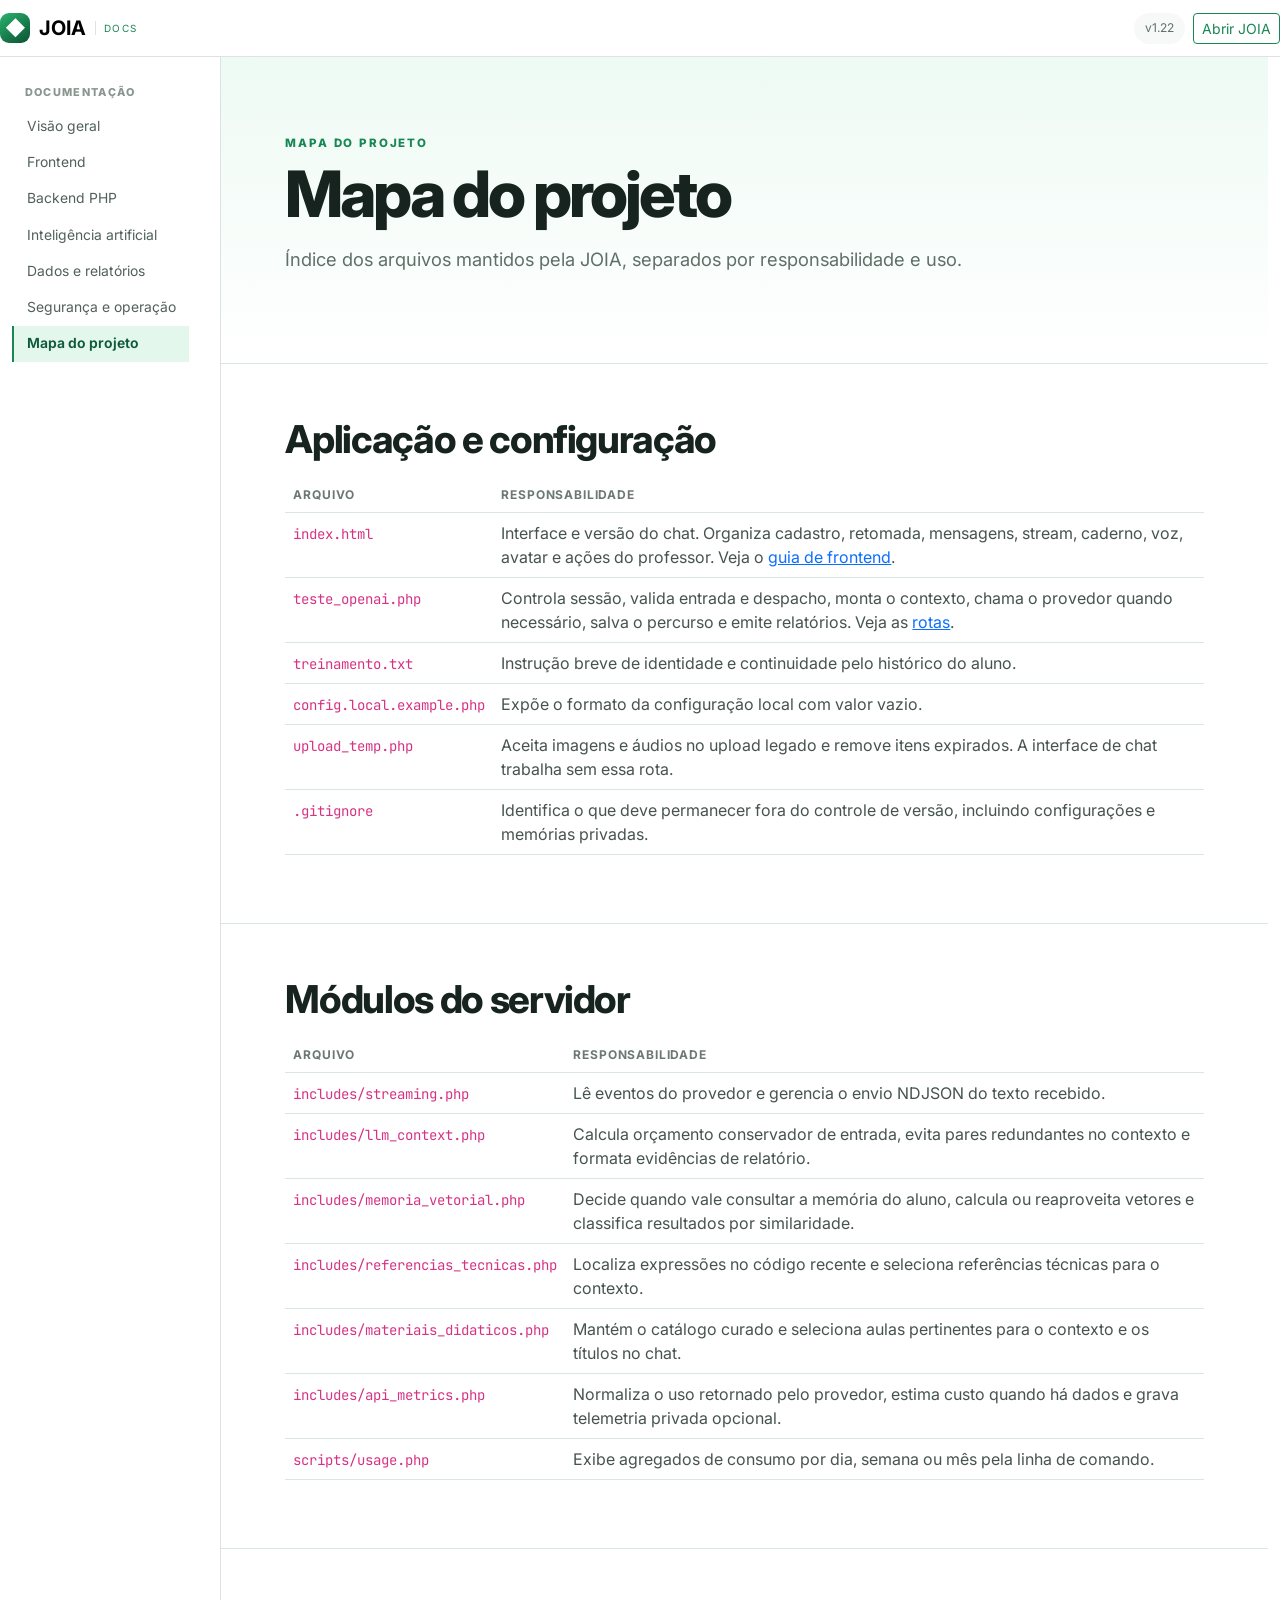
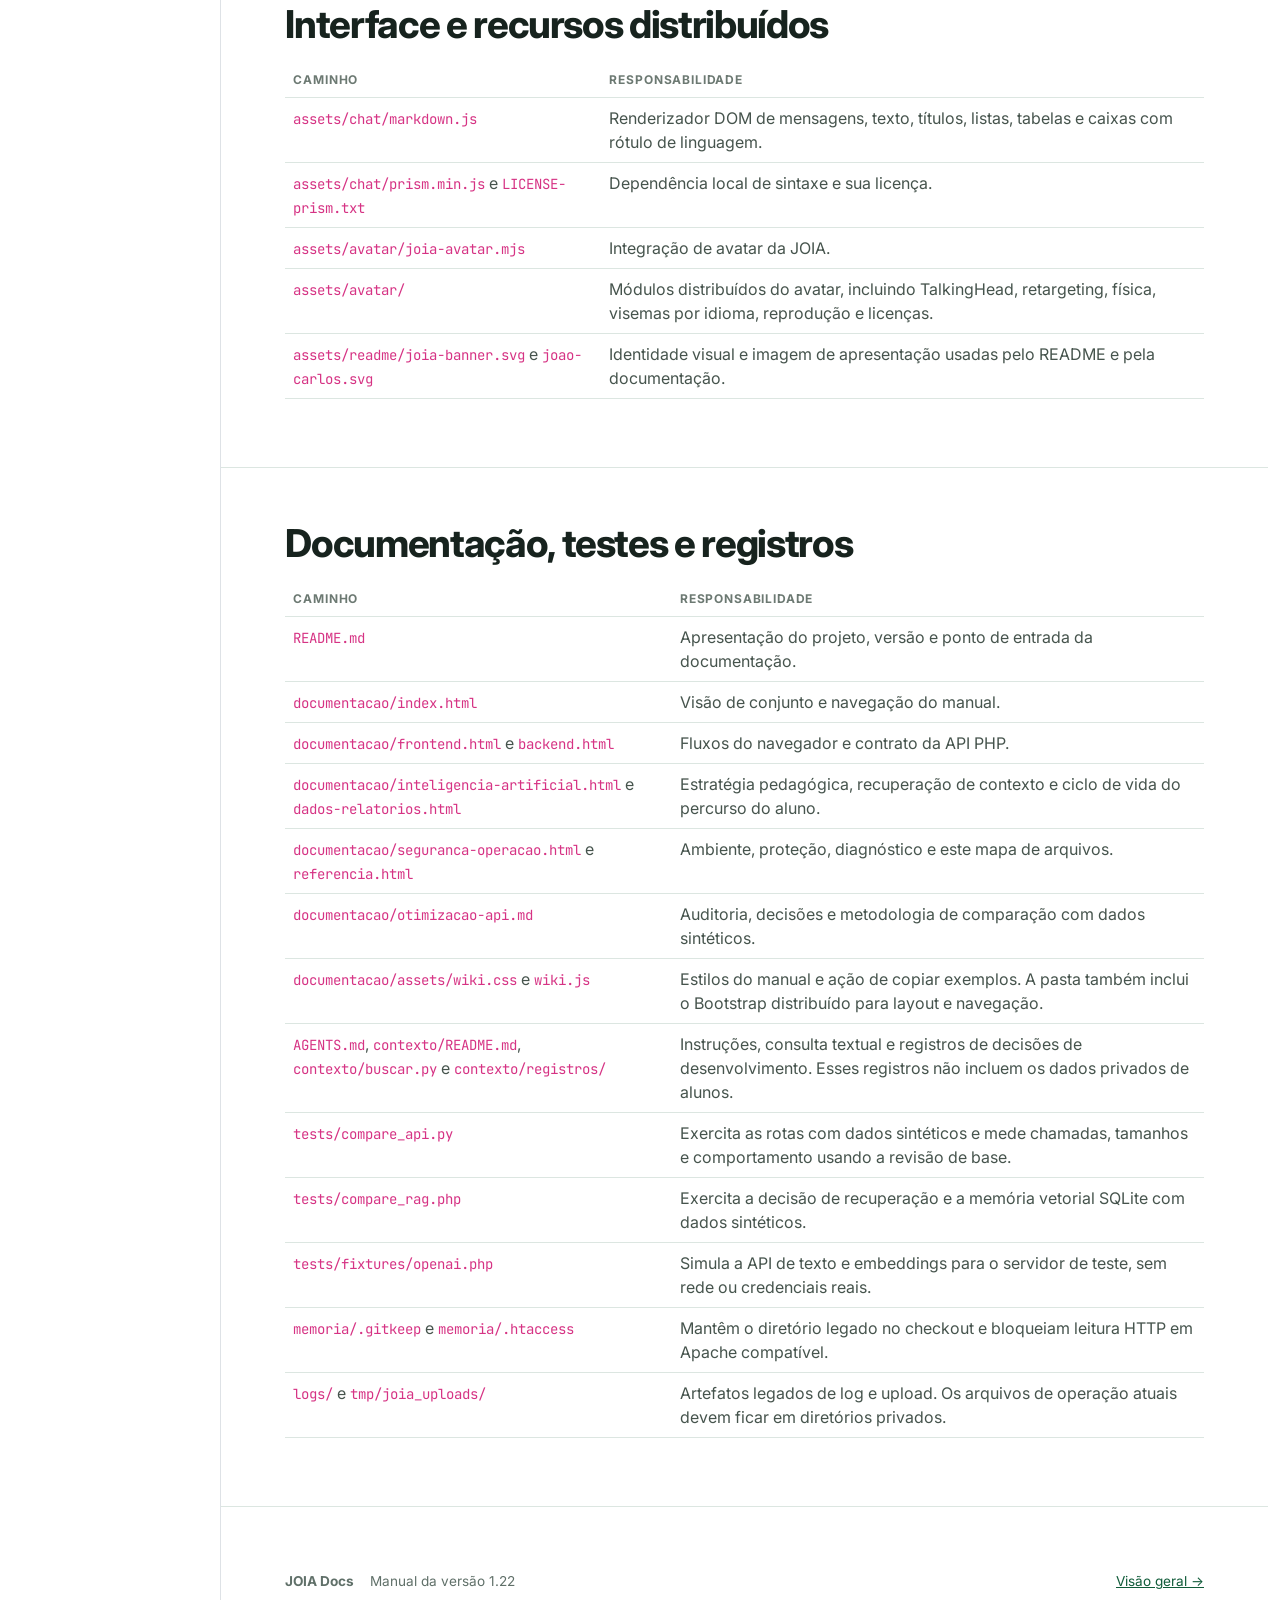
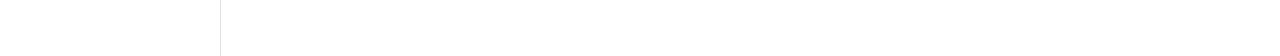
<file: documentacao/referencia.html>
<!doctype html>
<html lang="pt-BR">
<head>
  <meta charset="utf-8">
  <meta name="viewport" content="width=device-width,initial-scale=1">
  <meta name="description" content="Índice dos arquivos mantidos pela JOIA, separados por responsabilidade e uso.">
  <title>Mapa do projeto — JOIA Docs</title>
  <link rel="preconnect" href="https://fonts.googleapis.com">
  <link rel="preconnect" href="https://fonts.gstatic.com" crossorigin>
  <link href="https://fonts.googleapis.com/css2?family=Inter:wght@400;500;600;700;800&family=JetBrains+Mono:wght@400;600&display=swap" rel="stylesheet">
  <link rel="stylesheet" href="assets/bootstrap.min.css">
  <link rel="stylesheet" href="assets/wiki.css">
</head>
<body>
<a class="skip-link" href="#conteudo-principal">Pular para o conteúdo</a>
<header class="wiki-navbar sticky-top border-bottom">
  <nav class="navbar navbar-expand-lg container-xxl" aria-label="Cabeçalho da documentação">
    <a class="navbar-brand" href="index.html"><span class="brand-gem">◆</span><b>JOIA</b><small>DOCS</small></a>
    <button class="navbar-toggler" type="button" data-bs-toggle="offcanvas" data-bs-target="#menu" aria-controls="menu" aria-label="Abrir menu"><span class="navbar-toggler-icon"></span></button>
    <div class="ms-auto d-none d-lg-flex gap-2"><span class="version-pill">v1.22</span><a class="btn btn-sm btn-outline-success" href="../index.html">Abrir JOIA</a></div>
  </nav>
</header>
<div class="container-xxl">
  <div class="row g-0">
    <aside class="col-lg-3 col-xl-2 wiki-sidebar border-end">
      <div class="offcanvas-lg offcanvas-start" id="menu" tabindex="-1" aria-labelledby="menu-title">
        <div class="offcanvas-header"><h2 class="h5" id="menu-title">JOIA Docs</h2><button type="button" class="btn-close" data-bs-dismiss="offcanvas" data-bs-target="#menu" aria-label="Fechar"></button></div>
        <div class="offcanvas-body">
          <nav class="nav flex-column" aria-label="Seções do manual">
          <span class="nav-heading">DOCUMENTAÇÃO</span>
          <a class="nav-link" href="index.html">Visão geral</a>
          <a class="nav-link" href="frontend.html">Frontend</a>
          <a class="nav-link" href="backend.html">Backend PHP</a>
          <a class="nav-link" href="inteligencia-artificial.html">Inteligência artificial</a>
          <a class="nav-link" href="dados-relatorios.html">Dados e relatórios</a>
          <a class="nav-link" href="seguranca-operacao.html">Segurança e operação</a>
          <a class="nav-link active" href="referencia.html" aria-current="page">Mapa do projeto</a>
          </nav>
        </div>
      </div>
    </aside>
    <main class="col-lg-9 col-xl-10 wiki-main" id="conteudo-principal">
    <section class="page-hero compact">
      <span class="eyebrow">MAPA DO PROJETO</span>
      <h1>Mapa do projeto</h1>
      <p>Índice dos arquivos mantidos pela JOIA, separados por responsabilidade e uso.</p>
    </section>
<section>
<h2>Aplicação e configuração</h2>
<div class="table-responsive"><table class="table"><thead><tr><th scope="col">Arquivo</th><th scope="col">Responsabilidade</th></tr></thead><tbody>
<tr><td><code>index.html</code></td><td>Interface e versão do chat. Organiza cadastro, retomada, mensagens, stream, caderno, voz, avatar e ações do professor. Veja o <a href="frontend.html">guia de frontend</a>.</td></tr>
<tr><td><code>teste_openai.php</code></td><td>Controla sessão, valida entrada e despacho, monta o contexto, chama o provedor quando necessário, salva o percurso e emite relatórios. Veja as <a href="backend.html#rotas">rotas</a>.</td></tr>
<tr><td><code>treinamento.txt</code></td><td>Instrução breve de identidade e continuidade pelo histórico do aluno.</td></tr>
<tr><td><code>config.local.example.php</code></td><td>Expõe o formato da configuração local com valor vazio.</td></tr>
<tr><td><code>upload_temp.php</code></td><td>Aceita imagens e áudios no upload legado e remove itens expirados. A interface de chat trabalha sem essa rota.</td></tr>
<tr><td><code>.gitignore</code></td><td>Identifica o que deve permanecer fora do controle de versão, incluindo configurações e memórias privadas.</td></tr>
</tbody></table></div>
</section>
<section>
<h2>Módulos do servidor</h2>
<div class="table-responsive"><table class="table"><thead><tr><th scope="col">Arquivo</th><th scope="col">Responsabilidade</th></tr></thead><tbody>
<tr><td><code>includes/streaming.php</code></td><td>Lê eventos do provedor e gerencia o envio NDJSON do texto recebido.</td></tr>
<tr><td><code>includes/llm_context.php</code></td><td>Calcula orçamento conservador de entrada, evita pares redundantes no contexto e formata evidências de relatório.</td></tr>
<tr><td><code>includes/memoria_vetorial.php</code></td><td>Decide quando vale consultar a memória do aluno, calcula ou reaproveita vetores e classifica resultados por similaridade.</td></tr>
<tr><td><code>includes/referencias_tecnicas.php</code></td><td>Localiza expressões no código recente e seleciona referências técnicas para o contexto.</td></tr>
<tr><td><code>includes/materiais_didaticos.php</code></td><td>Mantém o catálogo curado e seleciona aulas pertinentes para o contexto e os títulos no chat.</td></tr>
<tr><td><code>includes/api_metrics.php</code></td><td>Normaliza o uso retornado pelo provedor, estima custo quando há dados e grava telemetria privada opcional.</td></tr>
<tr><td><code>scripts/usage.php</code></td><td>Exibe agregados de consumo por dia, semana ou mês pela linha de comando.</td></tr>
</tbody></table></div>
</section>
<section>
<h2>Interface e recursos distribuídos</h2>
<div class="table-responsive"><table class="table"><thead><tr><th scope="col">Caminho</th><th scope="col">Responsabilidade</th></tr></thead><tbody>
<tr><td><code>assets/chat/markdown.js</code></td><td>Renderizador DOM de mensagens, texto, títulos, listas, tabelas e caixas com rótulo de linguagem.</td></tr>
<tr><td><code>assets/chat/prism.min.js</code> e <code>LICENSE-prism.txt</code></td><td>Dependência local de sintaxe e sua licença.</td></tr>
<tr><td><code>assets/avatar/joia-avatar.mjs</code></td><td>Integração de avatar da JOIA.</td></tr>
<tr><td><code>assets/avatar/</code></td><td>Módulos distribuídos do avatar, incluindo TalkingHead, retargeting, física, visemas por idioma, reprodução e licenças.</td></tr>
<tr><td><code>assets/readme/joia-banner.svg</code> e <code>joao-carlos.svg</code></td><td>Identidade visual e imagem de apresentação usadas pelo README e pela documentação.</td></tr>
</tbody></table></div>
</section>
<section>
<h2>Documentação, testes e registros</h2>
<div class="table-responsive"><table class="table"><thead><tr><th scope="col">Caminho</th><th scope="col">Responsabilidade</th></tr></thead><tbody>
<tr><td><code>README.md</code></td><td>Apresentação do projeto, versão e ponto de entrada da documentação.</td></tr>
<tr><td><code>documentacao/index.html</code></td><td>Visão de conjunto e navegação do manual.</td></tr>
<tr><td><code>documentacao/frontend.html</code> e <code>backend.html</code></td><td>Fluxos do navegador e contrato da API PHP.</td></tr>
<tr><td><code>documentacao/inteligencia-artificial.html</code> e <code>dados-relatorios.html</code></td><td>Estratégia pedagógica, recuperação de contexto e ciclo de vida do percurso do aluno.</td></tr>
<tr><td><code>documentacao/seguranca-operacao.html</code> e <code>referencia.html</code></td><td>Ambiente, proteção, diagnóstico e este mapa de arquivos.</td></tr>
<tr><td><code>documentacao/otimizacao-api.md</code></td><td>Auditoria, decisões e metodologia de comparação com dados sintéticos.</td></tr>
<tr><td><code>documentacao/assets/wiki.css</code> e <code>wiki.js</code></td><td>Estilos do manual e ação de copiar exemplos. A pasta também inclui o Bootstrap distribuído para layout e navegação.</td></tr>
<tr><td><code>AGENTS.md</code>, <code>contexto/README.md</code>, <code>contexto/buscar.py</code> e <code>contexto/registros/</code></td><td>Instruções, consulta textual e registros de decisões de desenvolvimento. Esses registros não incluem os dados privados de alunos.</td></tr>
<tr><td><code>tests/compare_api.py</code></td><td>Exercita as rotas com dados sintéticos e mede chamadas, tamanhos e comportamento usando a revisão de base.</td></tr>
<tr><td><code>tests/compare_rag.php</code></td><td>Exercita a decisão de recuperação e a memória vetorial SQLite com dados sintéticos.</td></tr>
<tr><td><code>tests/fixtures/openai.php</code></td><td>Simula a API de texto e embeddings para o servidor de teste, sem rede ou credenciais reais.</td></tr>
<tr><td><code>memoria/.gitkeep</code> e <code>memoria/.htaccess</code></td><td>Mantêm o diretório legado no checkout e bloqueiam leitura HTTP em Apache compatível.</td></tr>
<tr><td><code>logs/</code> e <code>tmp/joia_uploads/</code></td><td>Artefatos legados de log e upload. Os arquivos de operação atuais devem ficar em diretórios privados.</td></tr>
</tbody></table></div>
</section>

    <footer><b>JOIA Docs</b><span>Manual da versão 1.22</span><a href="index.html">Visão geral →</a></footer>
    </main>
  </div>
</div>
<div class="toast-container position-fixed bottom-0 end-0 p-3"><div id="copyToast" class="toast text-bg-dark" role="status"><div class="toast-body">Código copiado.</div></div></div>
<script src="assets/bootstrap.bundle.min.js"></script>
<script src="assets/wiki.js"></script>
</body>
</html>
</file>
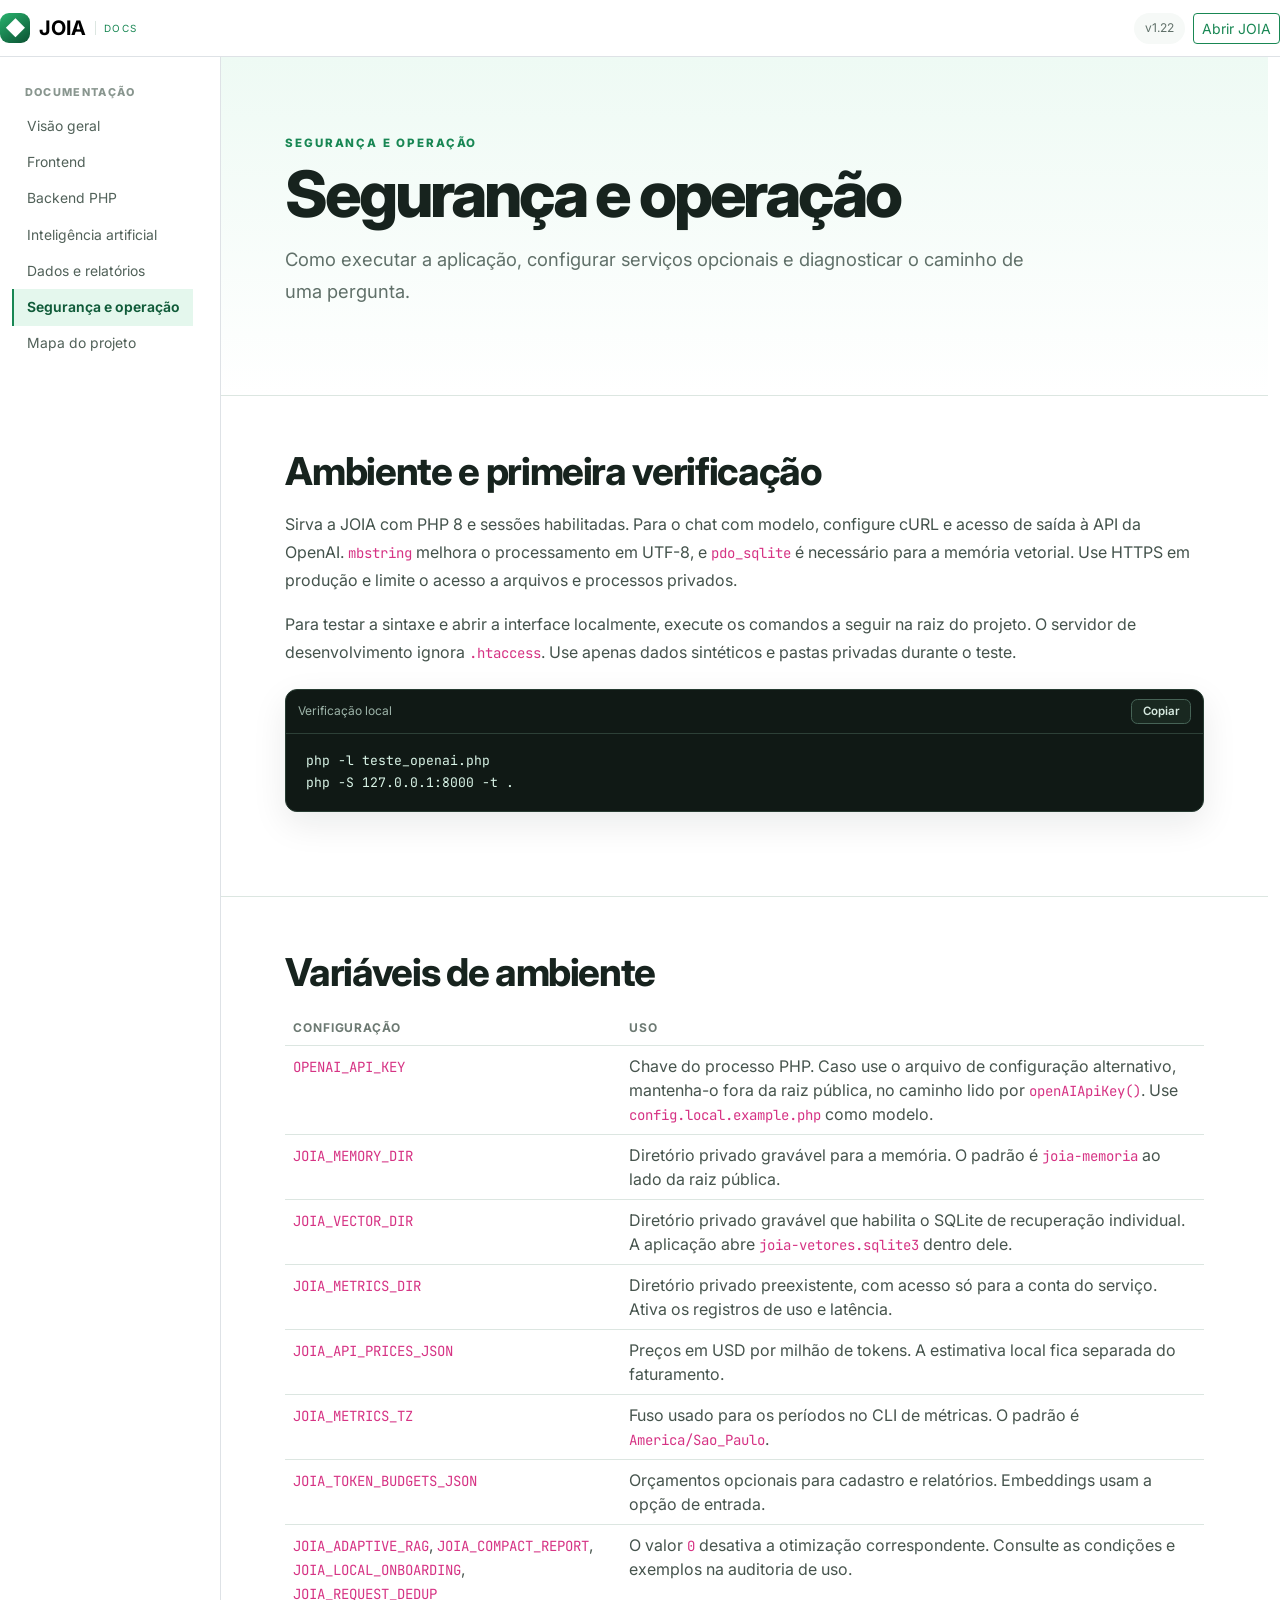
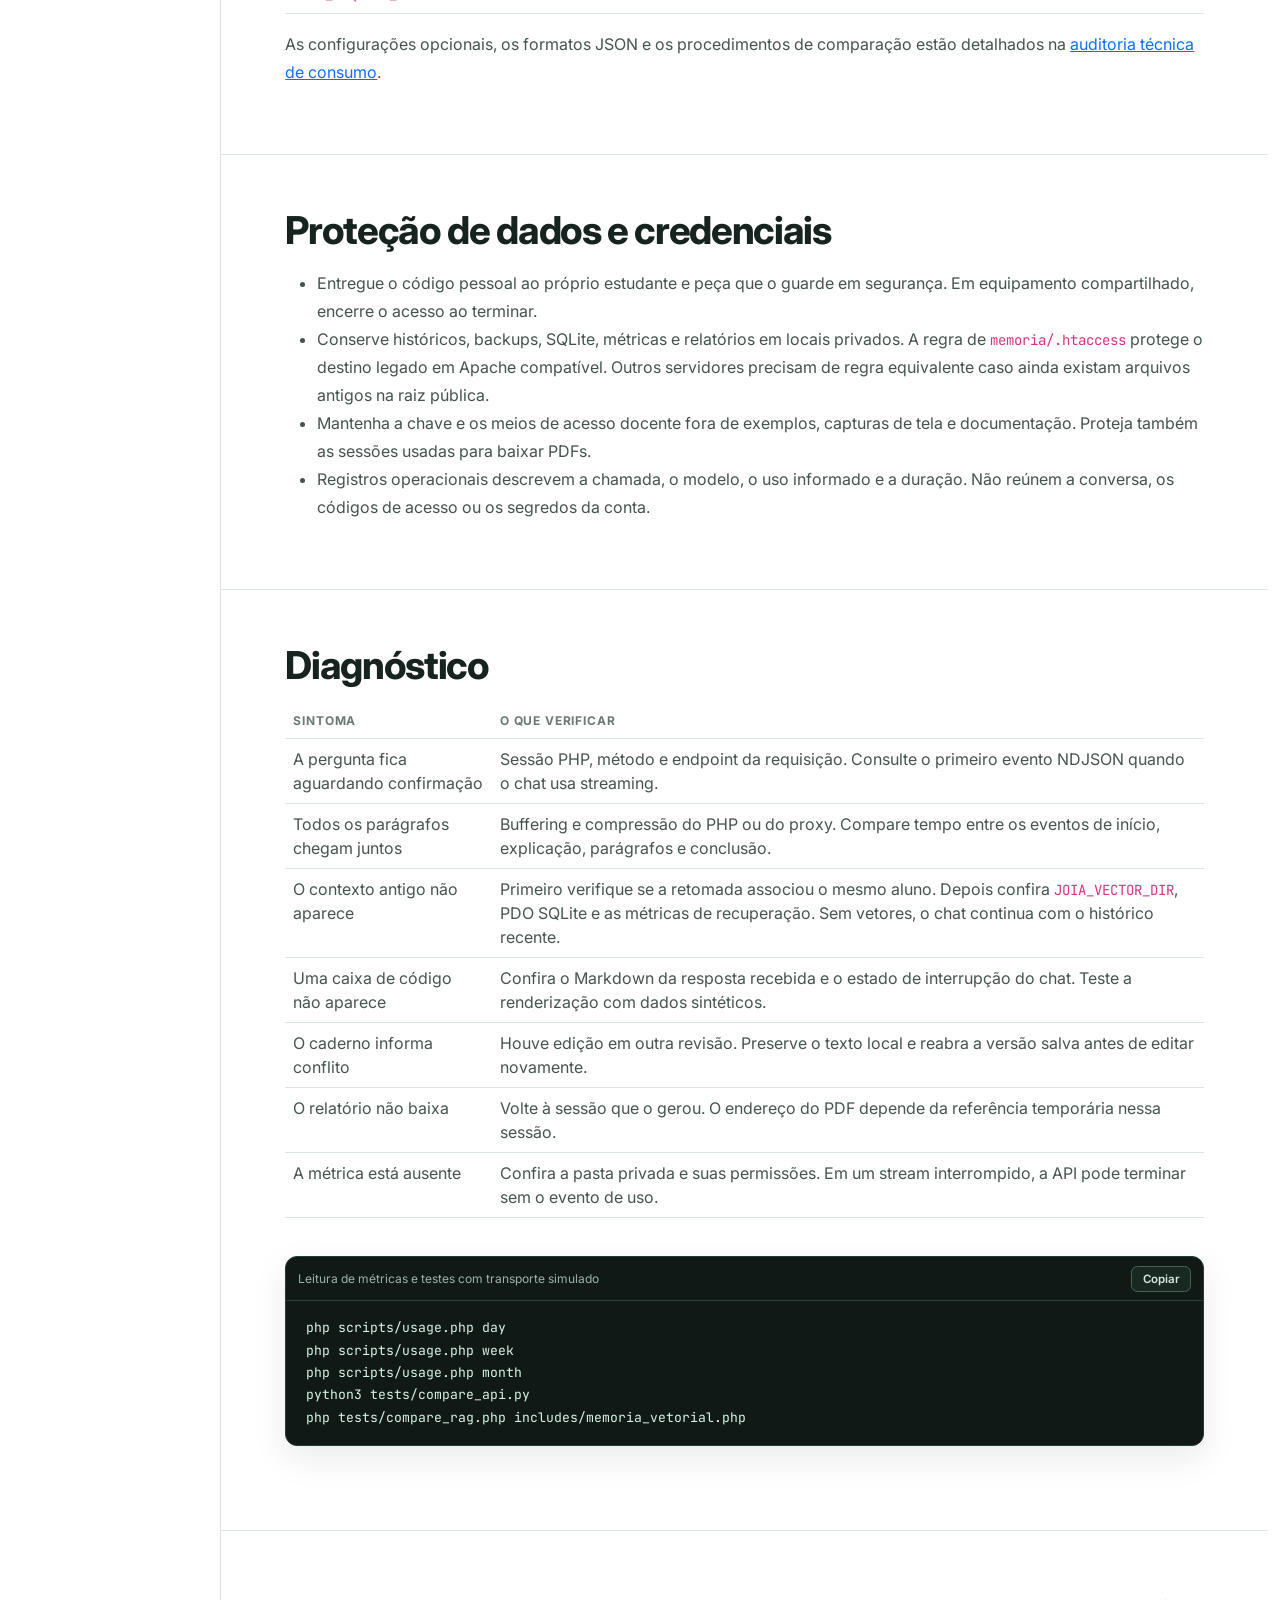
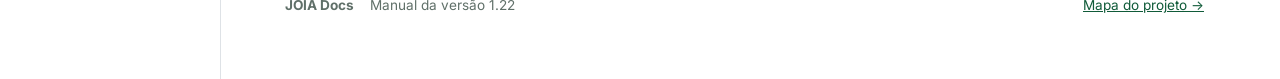
<file: documentacao/seguranca-operacao.html>
<!doctype html>
<html lang="pt-BR">
<head>
  <meta charset="utf-8">
  <meta name="viewport" content="width=device-width,initial-scale=1">
  <meta name="description" content="Como executar a aplicação, configurar serviços opcionais e diagnosticar o caminho de uma pergunta.">
  <title>Segurança e operação — JOIA Docs</title>
  <link rel="preconnect" href="https://fonts.googleapis.com">
  <link rel="preconnect" href="https://fonts.gstatic.com" crossorigin>
  <link href="https://fonts.googleapis.com/css2?family=Inter:wght@400;500;600;700;800&family=JetBrains+Mono:wght@400;600&display=swap" rel="stylesheet">
  <link rel="stylesheet" href="assets/bootstrap.min.css">
  <link rel="stylesheet" href="assets/wiki.css">
</head>
<body>
<a class="skip-link" href="#conteudo-principal">Pular para o conteúdo</a>
<header class="wiki-navbar sticky-top border-bottom">
  <nav class="navbar navbar-expand-lg container-xxl" aria-label="Cabeçalho da documentação">
    <a class="navbar-brand" href="index.html"><span class="brand-gem">◆</span><b>JOIA</b><small>DOCS</small></a>
    <button class="navbar-toggler" type="button" data-bs-toggle="offcanvas" data-bs-target="#menu" aria-controls="menu" aria-label="Abrir menu"><span class="navbar-toggler-icon"></span></button>
    <div class="ms-auto d-none d-lg-flex gap-2"><span class="version-pill">v1.22</span><a class="btn btn-sm btn-outline-success" href="../index.html">Abrir JOIA</a></div>
  </nav>
</header>
<div class="container-xxl">
  <div class="row g-0">
    <aside class="col-lg-3 col-xl-2 wiki-sidebar border-end">
      <div class="offcanvas-lg offcanvas-start" id="menu" tabindex="-1" aria-labelledby="menu-title">
        <div class="offcanvas-header"><h2 class="h5" id="menu-title">JOIA Docs</h2><button type="button" class="btn-close" data-bs-dismiss="offcanvas" data-bs-target="#menu" aria-label="Fechar"></button></div>
        <div class="offcanvas-body">
          <nav class="nav flex-column" aria-label="Seções do manual">
          <span class="nav-heading">DOCUMENTAÇÃO</span>
          <a class="nav-link" href="index.html">Visão geral</a>
          <a class="nav-link" href="frontend.html">Frontend</a>
          <a class="nav-link" href="backend.html">Backend PHP</a>
          <a class="nav-link" href="inteligencia-artificial.html">Inteligência artificial</a>
          <a class="nav-link" href="dados-relatorios.html">Dados e relatórios</a>
          <a class="nav-link active" href="seguranca-operacao.html" aria-current="page">Segurança e operação</a>
          <a class="nav-link" href="referencia.html">Mapa do projeto</a>
          </nav>
        </div>
      </div>
    </aside>
    <main class="col-lg-9 col-xl-10 wiki-main" id="conteudo-principal">
    <section class="page-hero compact">
      <span class="eyebrow">SEGURANÇA E OPERAÇÃO</span>
      <h1>Segurança e operação</h1>
      <p>Como executar a aplicação, configurar serviços opcionais e diagnosticar o caminho de uma pergunta.</p>
    </section>
<section id="ambiente">
<h2>Ambiente e primeira verificação</h2>
<p>Sirva a JOIA com PHP 8 e sessões habilitadas. Para o chat com modelo, configure cURL e acesso de saída à API da OpenAI. <code>mbstring</code> melhora o processamento em UTF-8, e <code>pdo_sqlite</code> é necessário para a memória vetorial. Use HTTPS em produção e limite o acesso a arquivos e processos privados.</p>
<p>Para testar a sintaxe e abrir a interface localmente, execute os comandos a seguir na raiz do projeto. O servidor de desenvolvimento ignora <code>.htaccess</code>. Use apenas dados sintéticos e pastas privadas durante o teste.</p>
<div class="code-example"><div class="code-toolbar"><span>Verificação local</span><button type="button" class="copy-btn">Copiar</button></div><pre><code>php -l teste_openai.php
php -S 127.0.0.1:8000 -t .</code></pre></div>
</section>
<section id="configuracao">
<h2>Variáveis de ambiente</h2>
<div class="table-responsive"><table class="table"><thead><tr><th scope="col">Configuração</th><th scope="col">Uso</th></tr></thead><tbody>
<tr><td><code>OPENAI_API_KEY</code></td><td>Chave do processo PHP. Caso use o arquivo de configuração alternativo, mantenha-o fora da raiz pública, no caminho lido por <code>openAIApiKey()</code>. Use <code>config.local.example.php</code> como modelo.</td></tr>
<tr><td><code>JOIA_MEMORY_DIR</code></td><td>Diretório privado gravável para a memória. O padrão é <code>joia-memoria</code> ao lado da raiz pública.</td></tr>
<tr><td><code>JOIA_VECTOR_DIR</code></td><td>Diretório privado gravável que habilita o SQLite de recuperação individual. A aplicação abre <code>joia-vetores.sqlite3</code> dentro dele.</td></tr>
<tr><td><code>JOIA_METRICS_DIR</code></td><td>Diretório privado preexistente, com acesso só para a conta do serviço. Ativa os registros de uso e latência.</td></tr>
<tr><td><code>JOIA_API_PRICES_JSON</code></td><td>Preços em USD por milhão de tokens. A estimativa local fica separada do faturamento.</td></tr>
<tr><td><code>JOIA_METRICS_TZ</code></td><td>Fuso usado para os períodos no CLI de métricas. O padrão é <code>America/Sao_Paulo</code>.</td></tr>
<tr><td><code>JOIA_TOKEN_BUDGETS_JSON</code></td><td>Orçamentos opcionais para cadastro e relatórios. Embeddings usam a opção de entrada.</td></tr>
<tr><td><code>JOIA_ADAPTIVE_RAG</code>, <code>JOIA_COMPACT_REPORT</code>, <code>JOIA_LOCAL_ONBOARDING</code>, <code>JOIA_REQUEST_DEDUP</code></td><td>O valor <code>0</code> desativa a otimização correspondente. Consulte as condições e exemplos na auditoria de uso.</td></tr>
</tbody></table></div><p>As configurações opcionais, os formatos JSON e os procedimentos de comparação estão detalhados na <a href="otimizacao-api.md">auditoria técnica de consumo</a>.</p>
</section>
<section id="privacidade">
<h2>Proteção de dados e credenciais</h2>
<ul><li>Entregue o código pessoal ao próprio estudante e peça que o guarde em segurança. Em equipamento compartilhado, encerre o acesso ao terminar.</li>
<li>Conserve históricos, backups, SQLite, métricas e relatórios em locais privados. A regra de <code>memoria/.htaccess</code> protege o destino legado em Apache compatível. Outros servidores precisam de regra equivalente caso ainda existam arquivos antigos na raiz pública.</li>
<li>Mantenha a chave e os meios de acesso docente fora de exemplos, capturas de tela e documentação. Proteja também as sessões usadas para baixar PDFs.</li>
<li>Registros operacionais descrevem a chamada, o modelo, o uso informado e a duração. Não reúnem a conversa, os códigos de acesso ou os segredos da conta.</li></ul>
</section>
<section id="diagnostico">
<h2>Diagnóstico</h2>
<div class="table-responsive"><table class="table"><thead><tr><th scope="col">Sintoma</th><th scope="col">O que verificar</th></tr></thead><tbody>
<tr><td>A pergunta fica aguardando confirmação</td><td>Sessão PHP, método e endpoint da requisição. Consulte o primeiro evento NDJSON quando o chat usa streaming.</td></tr>
<tr><td>Todos os parágrafos chegam juntos</td><td>Buffering e compressão do PHP ou do proxy. Compare tempo entre os eventos de início, explicação, parágrafos e conclusão.</td></tr>
<tr><td>O contexto antigo não aparece</td><td>Primeiro verifique se a retomada associou o mesmo aluno. Depois confira <code>JOIA_VECTOR_DIR</code>, PDO SQLite e as métricas de recuperação. Sem vetores, o chat continua com o histórico recente.</td></tr>
<tr><td>Uma caixa de código não aparece</td><td>Confira o Markdown da resposta recebida e o estado de interrupção do chat. Teste a renderização com dados sintéticos.</td></tr>
<tr><td>O caderno informa conflito</td><td>Houve edição em outra revisão. Preserve o texto local e reabra a versão salva antes de editar novamente.</td></tr>
<tr><td>O relatório não baixa</td><td>Volte à sessão que o gerou. O endereço do PDF depende da referência temporária nessa sessão.</td></tr>
<tr><td>A métrica está ausente</td><td>Confira a pasta privada e suas permissões. Em um stream interrompido, a API pode terminar sem o evento de uso.</td></tr>
</tbody></table></div><div class="code-example"><div class="code-toolbar"><span>Leitura de métricas e testes com transporte simulado</span><button type="button" class="copy-btn">Copiar</button></div><pre><code>php scripts/usage.php day
php scripts/usage.php week
php scripts/usage.php month
python3 tests/compare_api.py
php tests/compare_rag.php includes/memoria_vetorial.php</code></pre></div>
</section>

    <footer><b>JOIA Docs</b><span>Manual da versão 1.22</span><a href="referencia.html">Mapa do projeto →</a></footer>
    </main>
  </div>
</div>
<div class="toast-container position-fixed bottom-0 end-0 p-3"><div id="copyToast" class="toast text-bg-dark" role="status"><div class="toast-body">Código copiado.</div></div></div>
<script src="assets/bootstrap.bundle.min.js"></script>
<script src="assets/wiki.js"></script>
</body>
</html>
</file>
<file: documentacao/assets/wiki.css>
:root{--ink:#17231e;--muted:#607069;--green:#198754;--dark:#105b39;--mint:#e4f7ed;--line:#dce6e1;--soft:#f6f9f7;--code:#101915}html{scroll-padding-top:75px}body{font-family:Inter,system-ui,sans-serif;color:var(--ink)}code,pre{font-family:"JetBrains Mono",monospace}.skip-link{position:fixed;top:-60px;left:1rem;z-index:2000;padding:.7rem 1rem;background:#fff;color:var(--dark);border-radius:.5rem}.skip-link:focus{top:1rem}.wiki-navbar{background:#ffffffef;backdrop-filter:blur(12px)}.navbar-brand{display:flex;align-items:center;gap:.55rem}.navbar-brand small{padding-left:.5rem;border-left:1px solid var(--line);font-size:.62rem;letter-spacing:.16em;color:var(--green)}.brand-gem{display:grid;place-items:center;width:30px;height:30px;border-radius:9px;color:#fff;background:linear-gradient(145deg,#29b36e,#0b5132)}.version-pill{padding:.4rem .7rem;border-radius:99px;background:var(--soft);color:var(--muted);font-size:.75rem}.wiki-sidebar{min-height:calc(100vh - 57px)}.offcanvas-body{padding:1.5rem .8rem}.nav-heading{padding:.5rem .8rem;font-size:.68rem;font-weight:800;letter-spacing:.12em;color:#89968f}.wiki-sidebar .nav-link{padding:.48rem .8rem;border-left:2px solid transparent;color:#516159;font-size:.87rem}.wiki-sidebar .nav-link:hover,.wiki-sidebar .nav-link.active{border-left-color:var(--green);background:var(--mint);color:var(--dark);font-weight:650}.wiki-main{min-width:0}.wiki-main>section{max-width:1120px;padding:3.25rem clamp(1.25rem,5vw,5rem);border-bottom:1px solid var(--line)}.page-hero{max-width:none!important;background:linear-gradient(180deg,#eefaf4,#fff)}.page-hero.compact{padding-top:4.5rem;padding-bottom:4.5rem}.page-hero h1{max-width:850px;margin:.5rem 0 1rem;font-size:clamp(2.3rem,5vw,4.6rem);font-weight:800;line-height:1.03;letter-spacing:-.05em}.page-hero p{max-width:760px;font-size:1.15rem;color:var(--muted)}.page-hero img{width:100%;margin-top:1.5rem;border:1px solid var(--line);border-radius:1rem;box-shadow:0 18px 50px #123b2920}.eyebrow{font-size:.72rem;font-weight:800;letter-spacing:.16em;color:var(--green)}section h2{margin:0 0 1rem;font-size:clamp(1.7rem,3vw,2.55rem);font-weight:750;letter-spacing:-.035em}section h3{font-size:1.1rem}section p,section li,section dd{color:#44534c;line-height:1.75}.card-grid{display:grid;grid-template-columns:repeat(2,minmax(0,1fr));gap:1rem}.topic-card{display:flex;flex-direction:column;gap:.45rem;padding:1.25rem;border:1px solid var(--line);border-radius:.85rem;background:var(--soft);color:var(--ink);text-decoration:none}.topic-card:hover{border-color:#7bc59d;transform:translateY(-2px)}.topic-card span{color:var(--muted);font-size:.9rem}.flow{display:grid;gap:.8rem;counter-reset:flow}.flow div{display:grid;grid-template-columns:145px 1fr;padding:1rem;border-left:3px solid var(--green);background:var(--soft)}.flow span{color:var(--muted)}.table{--bs-table-bg:transparent;border-color:var(--line)}.table th{font-size:.75rem;letter-spacing:.07em;text-transform:uppercase;color:#6c7972}.table td{color:#46544d}.code-example{margin:1.4rem 0 2rem;overflow:hidden;border:1px solid #273c32;border-radius:.75rem;background:var(--code);box-shadow:0 12px 35px #10191516}.code-toolbar{display:flex;justify-content:space-between;align-items:center;padding:.55rem .75rem;border-bottom:1px solid #2d4037;color:#9db4a9;font-size:.75rem}.copy-btn{padding:.3rem .65rem;border:1px solid #466356;border-radius:.4rem;background:#192820;color:#d6e9df;font:600 .72rem Inter}.copy-btn:hover,.copy-btn:focus{background:#28503d;color:#fff}.code-example pre{margin:0;padding:1rem 1.2rem;overflow:auto;color:#d9f4e7;font-size:.82rem;line-height:1.7}.note{margin:1.5rem 0;padding:1rem 1.2rem;border-left:4px solid var(--green);border-radius:0 .6rem .6rem 0;background:var(--mint);color:#27503c}.note.warning{border-color:#d5a100;background:#fff7d8;color:#5e4a0a}.note.danger{border-color:#c83d4d;background:#fff0f2;color:#70212a}.metrics{display:grid;grid-template-columns:repeat(4,1fr);gap:1rem;margin:1.5rem 0}.metrics div{padding:1.2rem;border:1px solid var(--line);border-radius:.8rem;background:var(--soft)}.metrics b{display:block;color:var(--dark);font-size:1.35rem}.metrics span{font-size:.78rem;color:var(--muted)}.steps{list-style:none;padding:0;counter-reset:step}.steps li{counter-increment:step;display:grid;grid-template-columns:2.5rem 1fr;padding:1rem 0;border-bottom:1px solid var(--line)}.steps li:before{content:counter(step);grid-row:1/3;display:grid;place-items:center;width:2rem;height:2rem;border-radius:50%;background:var(--mint);color:var(--dark);font-weight:800}.steps span{grid-column:2}.check-list{list-style:none;padding:0}.check-list li{position:relative;padding:.7rem .5rem .7rem 2rem;border-bottom:1px solid var(--line)}.check-list li:before{content:"✓";position:absolute;left:.35rem;color:var(--green);font-weight:800}.accordion{--bs-accordion-active-bg:var(--mint);--bs-accordion-active-color:var(--dark);--bs-accordion-border-color:var(--line)}.ref-grid{display:grid;grid-template-columns:repeat(2,1fr);gap:.75rem}.ref-grid a{display:flex;flex-direction:column;padding:1rem;border:1px solid var(--line);border-radius:.65rem;text-decoration:none}.ref-grid a:hover{background:var(--soft);border-color:#8dcaaa}.ref-grid span{margin-top:.25rem;color:var(--muted);font-size:.85rem}.glossary{display:grid;grid-template-columns:160px 1fr}.glossary dt,.glossary dd{padding:.75rem;border-bottom:1px solid var(--line);margin:0}.wiki-main footer{display:flex;gap:1rem;align-items:center;margin:2rem clamp(1.25rem,5vw,5rem);padding:2rem 0;color:var(--muted);font-size:.85rem}.wiki-main footer a{margin-left:auto;color:var(--dark)}
@media(min-width:992px){.offcanvas-lg{position:sticky;top:76px}}
@media(max-width:991.98px){.wiki-sidebar{min-height:0;border:0!important}.offcanvas-body{padding:1rem}.wiki-main>section{padding:2.5rem 1.25rem}.page-hero.compact{padding-top:3rem;padding-bottom:3rem}.metrics{grid-template-columns:repeat(2,1fr)}.wiki-main footer{margin:1rem 1.25rem}}
@media(max-width:575.98px){.card-grid,.ref-grid,.metrics{grid-template-columns:1fr}.flow div{grid-template-columns:1fr;gap:.3rem}.glossary{grid-template-columns:1fr}.glossary dt{padding-bottom:.1rem;border-bottom:0}.glossary dd{padding-top:.1rem}.wiki-main footer{align-items:flex-start;flex-direction:column}.wiki-main footer a{margin-left:0}.code-example{margin-left:-.25rem;margin-right:-.25rem}}
@media(prefers-reduced-motion:reduce){*{scroll-behavior:auto!important;transition:none!important}}
</file>
